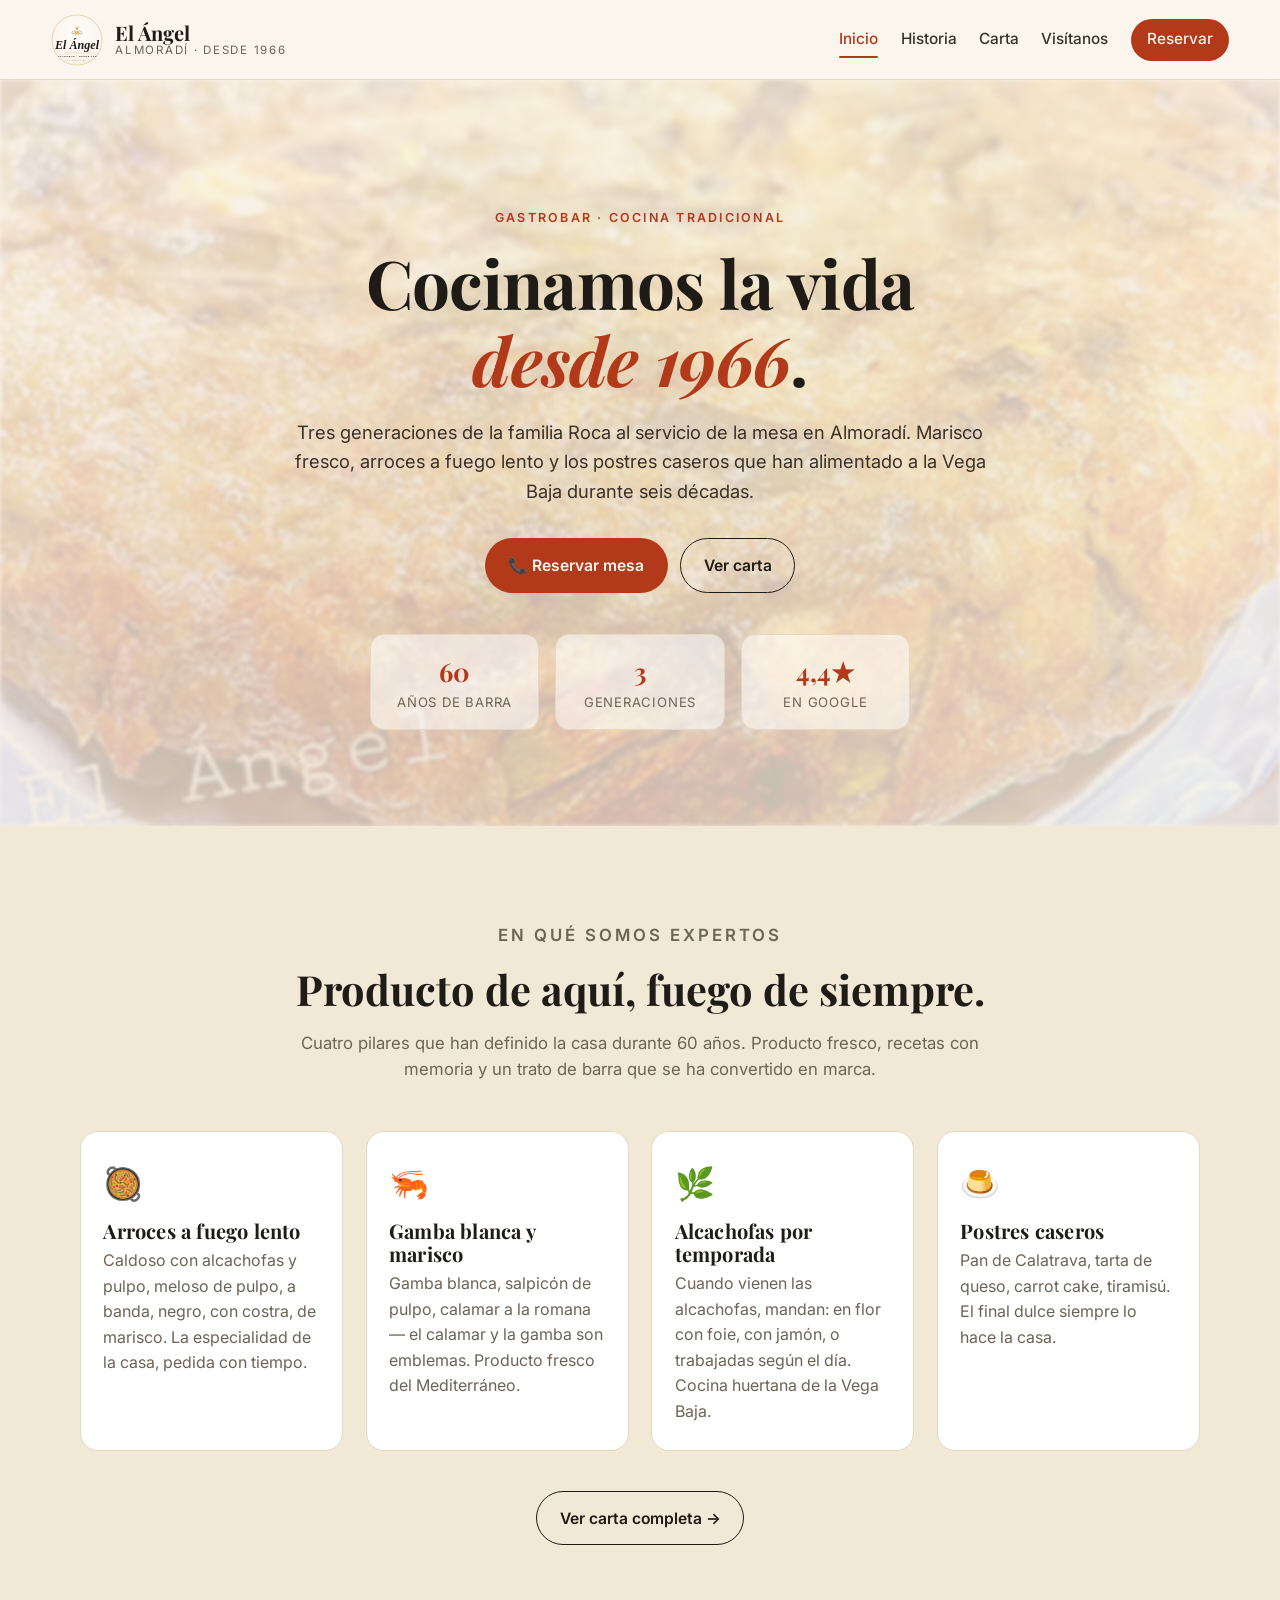
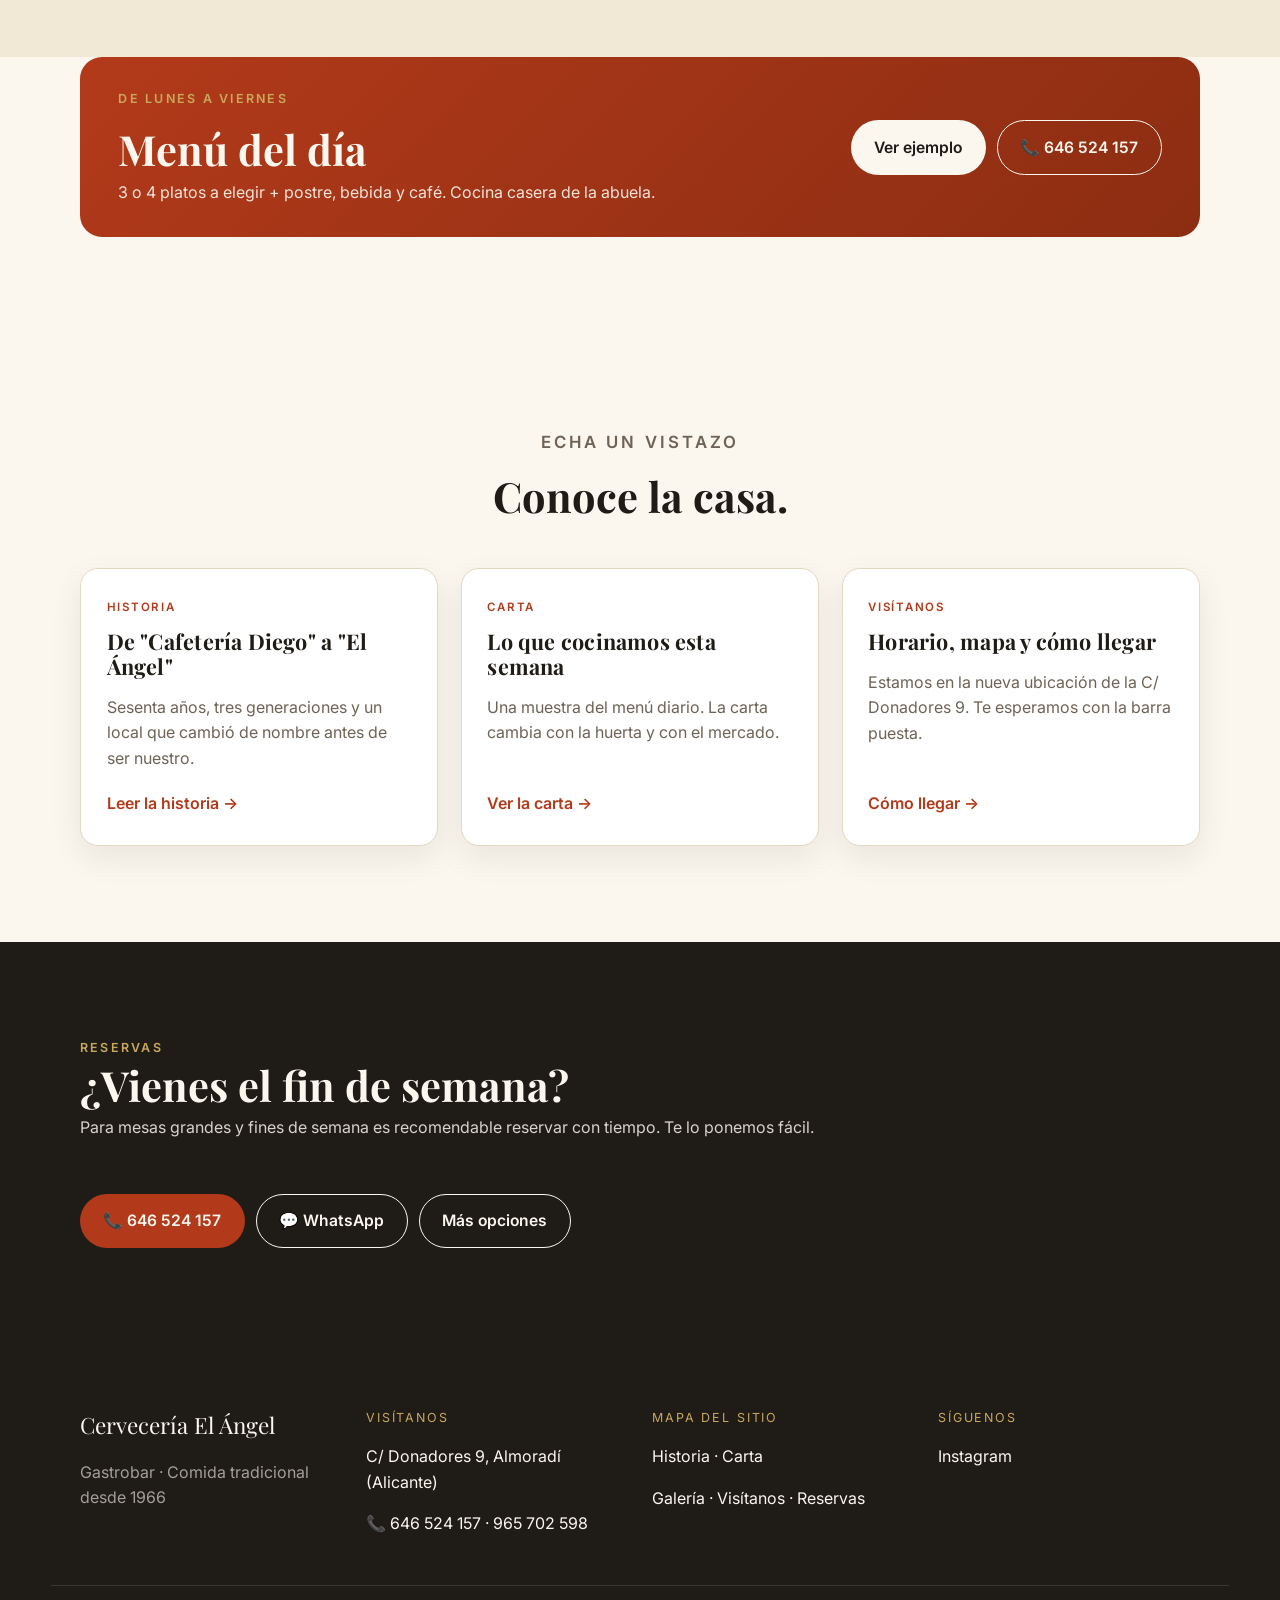
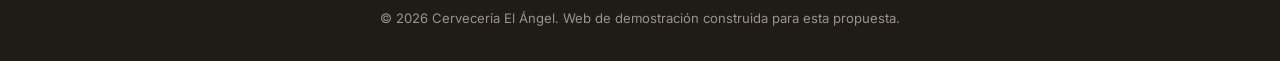
<file: index.html>
<!doctype html>
<html lang="es">
<head>
  <meta charset="utf-8">
  <meta name="viewport" content="width=device-width, initial-scale=1">
  <title>Cervecería El Ángel — Almoradí · Cocinamos la Vida desde 1966</title>
  <meta name="description" content="Cervecería El Ángel en Almoradí (Alicante): arroces, mariscos, tapas y postres caseros desde 1966. Tres generaciones de comida tradicional con toque vanguardista.">
  <meta name="theme-color" content="#1f1b16">
  <link rel="icon" type="image/svg+xml" href="assets/img/favicon.svg">

  <meta property="og:type" content="restaurant">
  <meta property="og:title" content="Cervecería El Ángel · Almoradí">
  <meta property="og:description" content="Arroces, mariscos, tapas y postres caseros desde 1966 en el corazón de Almoradí.">
  <meta property="og:locale" content="es_ES">

  <link rel="preconnect" href="https://fonts.googleapis.com">
  <link rel="preconnect" href="https://fonts.gstatic.com" crossorigin>
  <link href="https://fonts.googleapis.com/css2?family=Inter:wght@400;500;600&family=Playfair+Display:ital,wght@0,500;0,700;1,500&display=swap" rel="stylesheet">
  <link rel="stylesheet" href="assets/css/styles.css">

  <script type="application/ld+json">
  {
    "@context": "https://schema.org",
    "@type": "Restaurant",
    "name": "Cervecería bar restaurante El Ángel",
    "telephone": "+34646524157",
    "priceRange": "€€",
    "servesCuisine": ["Mediterránea", "Tapas", "Arroces", "Marisco"],
    "address": {
      "@type": "PostalAddress",
      "streetAddress": "C/ Donadores, 9",
      "addressLocality": "Almoradí",
      "addressRegion": "Alicante",
      "postalCode": "03160",
      "addressCountry": "ES"
    },
    "geo": { "@type": "GeoCoordinates", "latitude": 38.1095, "longitude": -0.7898 },
    "sameAs": ["https://www.instagram.com/cerveceria_angel_almoradi/"]
  }
  </script>
</head>
<body>
<a class="skip-link" href="#contenido">Saltar al contenido</a>

<header class="site-header">
  <a class="brand" href="index.html" aria-label="Inicio">
    <span class="brand-mark" aria-hidden="true">
      <img src="assets/img/logo.svg" alt="" width="52" height="52" style="display:block;border-radius:50%">
    </span>
    <span class="brand-text">
      <span class="brand-name">El Ángel</span>
      <span class="brand-since">Almoradí · desde 1966</span>
    </span>
  </a>
  <button class="nav-toggle" type="button" aria-expanded="false" aria-controls="menu-principal"><span class="sr-only">Abrir menú</span><span class="bars" aria-hidden="true"></span></button>
  <nav id="menu-principal" class="site-nav" aria-label="Principal">
    <a href="index.html" class="is-active">Inicio</a>
    <a href="historia.html">Historia</a>
    <a href="carta.html">Carta</a>
    <a href="visitanos.html">Visítanos</a>
    <a href="reservas.html" class="nav-cta">Reservar</a>
  </nav>
</header>

<main id="contenido">

  <section class="hero">
    <div class="hero-art" aria-hidden="true"></div>
    <div class="hero-inner">
      <p class="kicker">Gastrobar · Cocina tradicional</p>
      <h1>Cocinamos la vida<br><em>desde 1966</em>.</h1>
      <p class="lede">Tres generaciones de la familia Roca al servicio de la mesa en Almoradí. Marisco fresco, arroces a fuego lento y los postres caseros que han alimentado a la Vega Baja durante seis décadas.</p>
      <div class="hero-cta">
        <a class="btn btn-primary" href="reservas.html">📞 Reservar mesa</a>
        <a class="btn btn-ghost" href="carta.html">Ver carta</a>
      </div>
      <ul class="hero-stats" role="list">
        <li><strong>60</strong><span>años de barra</span></li>
        <li><strong>3</strong><span>generaciones</span></li>
        <li><strong>4,4★</strong><span>en Google</span></li>
      </ul>
    </div>
  </section>

  <section class="section section-cocina">
    <div class="container">
      <header class="section-head">
        <p class="kicker">En qué somos expertos</p>
        <h2>Producto de aquí, fuego de siempre.</h2>
        <p>Cuatro pilares que han definido la casa durante 60 años. Producto fresco, recetas con memoria y un trato de barra que se ha convertido en marca.</p>
      </header>
      <ul class="pillars" role="list">
        <li>
          <span class="pillar-icon" aria-hidden="true">🥘</span>
          <h3>Arroces a fuego lento</h3>
          <p>Caldoso con alcachofas y pulpo, meloso de pulpo, a banda, negro, con costra, de marisco. La especialidad de la casa, pedida con tiempo.</p>
        </li>
        <li>
          <span class="pillar-icon" aria-hidden="true">🦐</span>
          <h3>Gamba blanca y marisco</h3>
          <p>Gamba blanca, salpicón de pulpo, calamar a la romana — el calamar y la gamba son emblemas. Producto fresco del Mediterráneo.</p>
        </li>
        <li>
          <span class="pillar-icon" aria-hidden="true">🌿</span>
          <h3>Alcachofas por temporada</h3>
          <p>Cuando vienen las alcachofas, mandan: en flor con foie, con jamón, o trabajadas según el día. Cocina huertana de la Vega Baja.</p>
        </li>
        <li>
          <span class="pillar-icon" aria-hidden="true">🍮</span>
          <h3>Postres caseros</h3>
          <p>Pan de Calatrava, tarta de queso, carrot cake, tiramisú. El final dulce siempre lo hace la casa.</p>
        </li>
      </ul>
      <p class="centered-cta"><a class="btn btn-ghost" href="carta.html">Ver carta completa →</a></p>
    </div>
  </section>

  <!-- Menú del día destacado en home -->
  <section class="section" style="padding-top: 0;">
    <div class="container">
      <div style="background: linear-gradient(135deg, var(--terracota) 0%, var(--terracota-d) 100%); color: var(--cream); border-radius: 22px; padding: 2rem 2.4rem; display: flex; align-items: center; justify-content: space-between; gap: 2rem; flex-wrap: wrap;">
        <div>
          <p class="kicker" style="color: var(--oro);">De lunes a viernes</p>
          <h2 style="color: var(--cream); margin: 0 0 .4rem;">Menú del día</h2>
          <p style="margin: 0; color: rgba(251, 246, 238, 0.9);">3 o 4 platos a elegir + postre, bebida y café. Cocina casera de la abuela.</p>
        </div>
        <div style="display: flex; gap: .7rem; flex-wrap: wrap;">
          <a class="btn" style="background: var(--cream); color: var(--ink);" href="carta.html">Ver ejemplo</a>
          <a class="btn btn-ghost" style="color: var(--cream); border-color: var(--cream);" href="tel:+34646524157">📞 646 524 157</a>
        </div>
      </div>
    </div>
  </section>

  <section class="section section-explora">
    <div class="container">
      <header class="section-head">
        <p class="kicker">Echa un vistazo</p>
        <h2>Conoce la casa.</h2>
      </header>
      <div class="explore-grid">
        <a class="explore-card" href="historia.html">
          <span class="explore-tag">Historia</span>
          <h3>De "Cafetería Diego" a "El Ángel"</h3>
          <p>Sesenta años, tres generaciones y un local que cambió de nombre antes de ser nuestro.</p>
          <span class="explore-link">Leer la historia →</span>
        </a>
        <a class="explore-card" href="carta.html">
          <span class="explore-tag">Carta</span>
          <h3>Lo que cocinamos esta semana</h3>
          <p>Una muestra del menú diario. La carta cambia con la huerta y con el mercado.</p>
          <span class="explore-link">Ver la carta →</span>
        </a>
        <a class="explore-card" href="visitanos.html">
          <span class="explore-tag">Visítanos</span>
          <h3>Horario, mapa y cómo llegar</h3>
          <p>Estamos en la nueva ubicación de la C/ Donadores 9. Te esperamos con la barra puesta.</p>
          <span class="explore-link">Cómo llegar →</span>
        </a>
      </div>
    </div>
  </section>

  <section class="section section-reservas">
    <div class="container reserve-strip">
      <div>
        <p class="kicker">Reservas</p>
        <h2>¿Vienes el fin de semana?</h2>
        <p>Para mesas grandes y fines de semana es recomendable reservar con tiempo. Te lo ponemos fácil.</p>
      </div>
      <div class="reserve-actions">
        <a class="btn btn-primary" href="tel:+34646524157">📞 646 524 157</a>
        <a class="btn btn-ghost" href="https://wa.me/34646524157?text=Hola%2C+me+gustar%C3%ADa+reservar+mesa+en+El+%C3%81ngel" rel="noopener" target="_blank">💬 WhatsApp</a>
        <a class="btn btn-ghost" href="reservas.html">Más opciones</a>
      </div>
    </div>
  </section>

</main>

<footer class="site-footer">
  <div class="container footer-grid">
    <div>
      <p class="footer-brand">Cervecería El Ángel</p>
      <p class="muted">Gastrobar · Comida tradicional desde 1966</p>
    </div>
    <div>
      <p class="footer-title">Visítanos</p>
      <p>C/ Donadores 9, Almoradí (Alicante)</p>
      <p>📞 646 524 157 · 965 702 598</p>
    </div>
    <div>
      <p class="footer-title">Mapa del sitio</p>
      <p><a href="historia.html">Historia</a> · <a href="carta.html">Carta</a></p>
      <p><a href="galeria.html">Galería</a> · <a href="visitanos.html">Visítanos</a> · <a href="reservas.html">Reservas</a></p>
    </div>
    <div>
      <p class="footer-title">Síguenos</p>
      <p><a href="https://www.instagram.com/cerveceria_angel_almoradi/" rel="noopener" target="_blank">Instagram</a></p>
    </div>
  </div>
  <p class="legal">© <span id="anyo"></span> Cervecería El Ángel. Web de demostración construida para esta propuesta.</p>
</footer>

<script src="assets/js/main.js" defer></script>
</body>
</html>
</file>
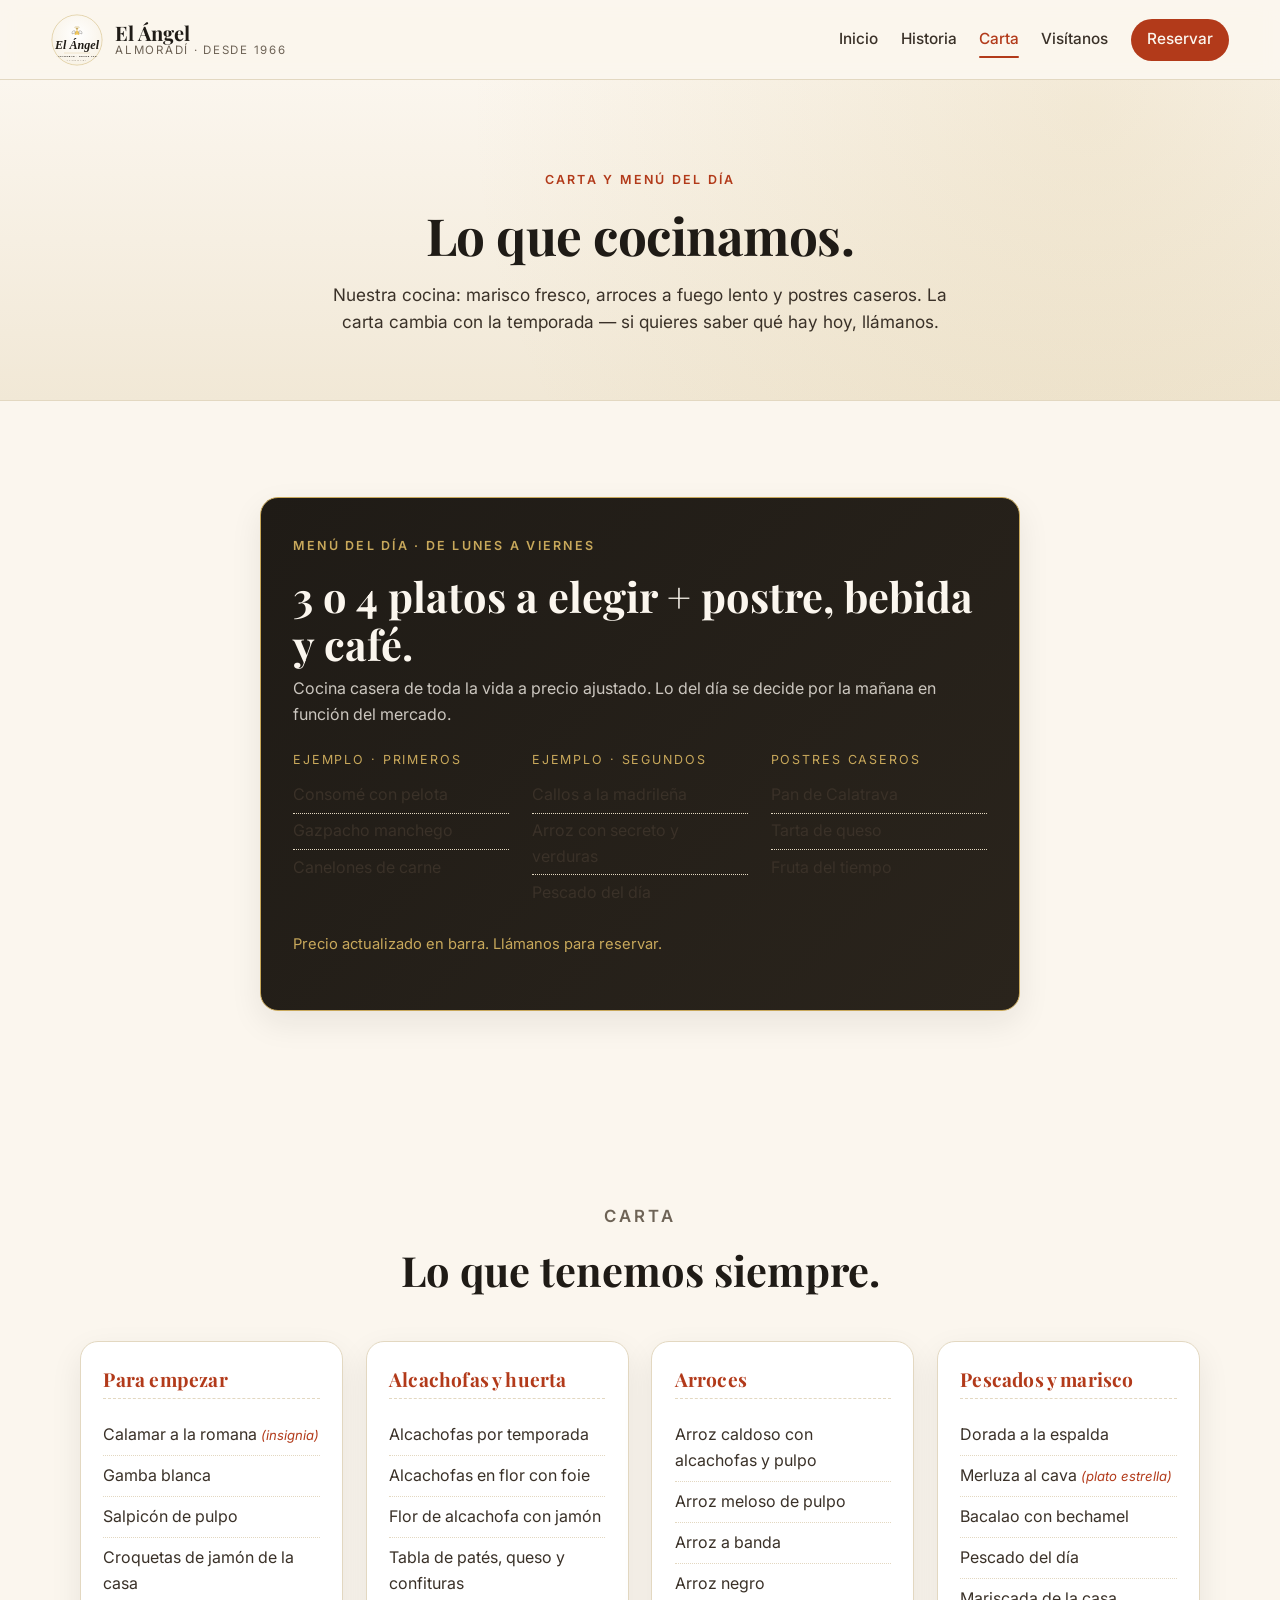
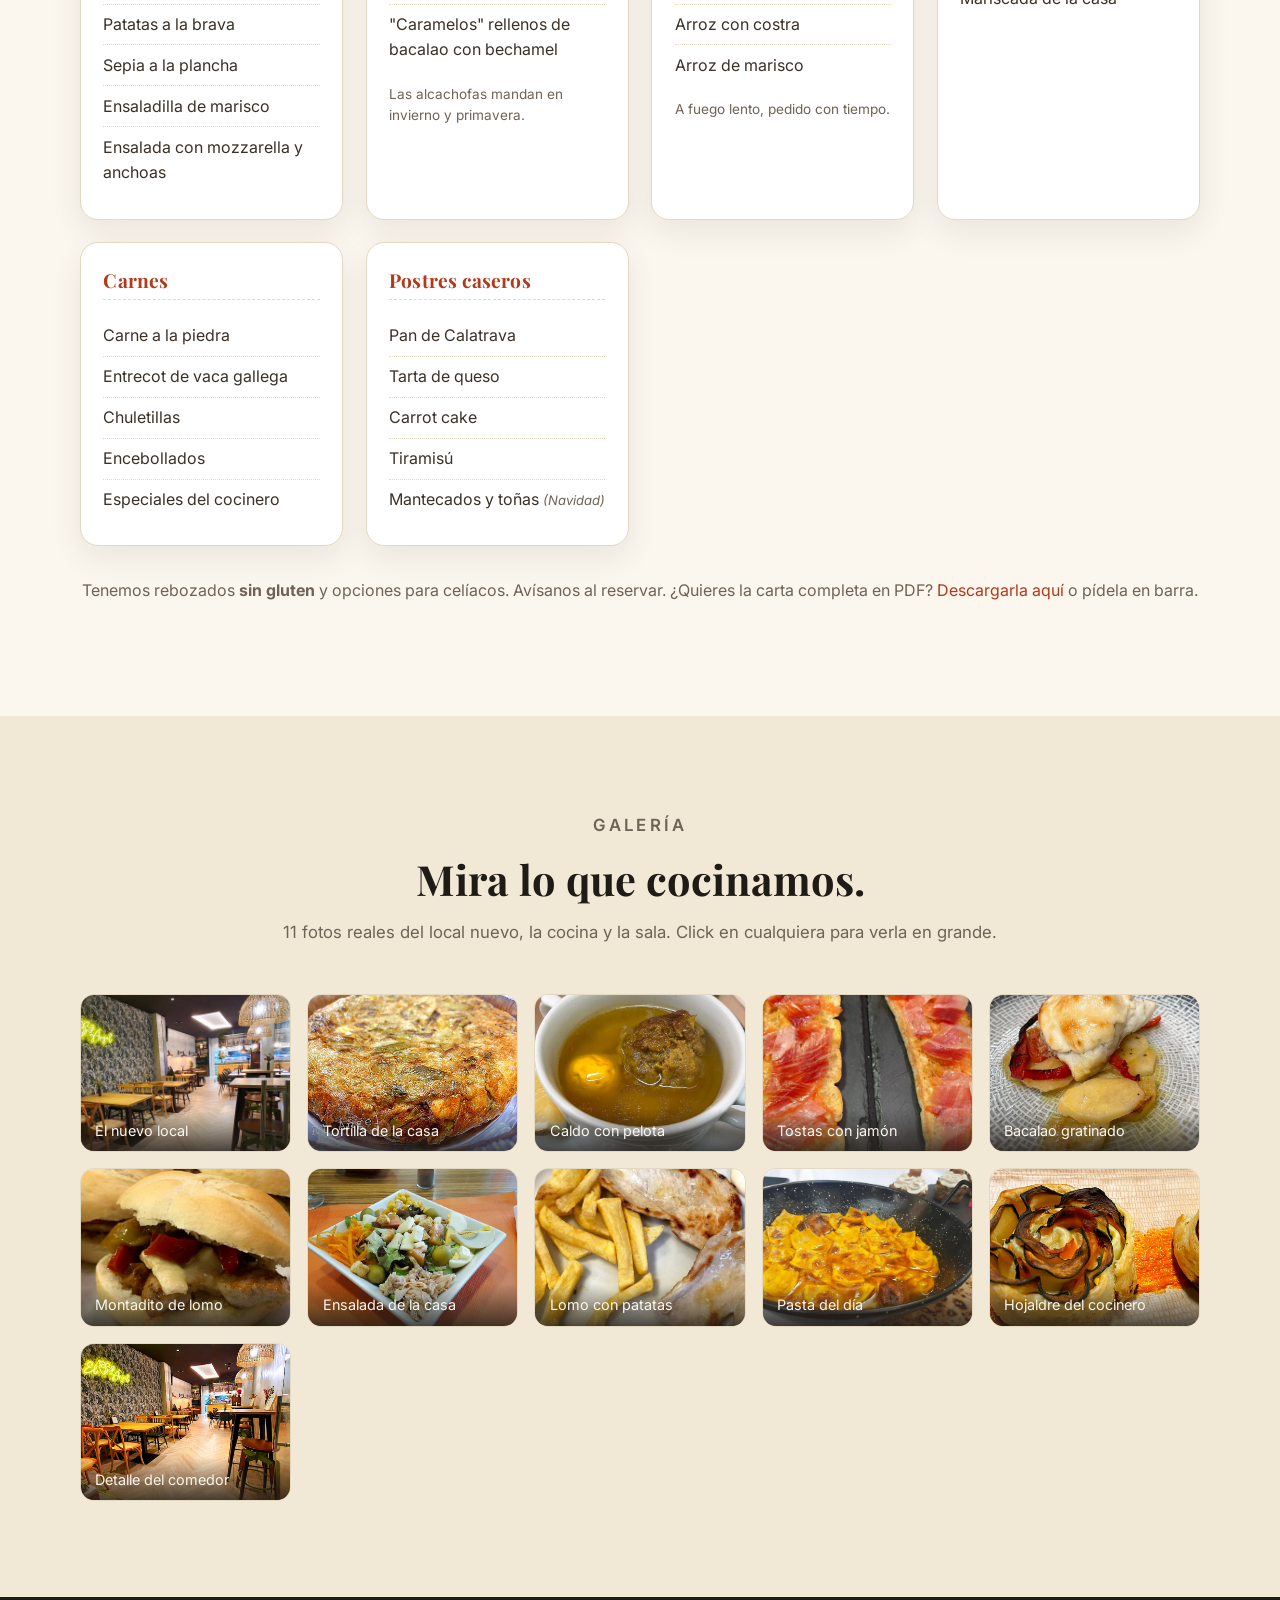
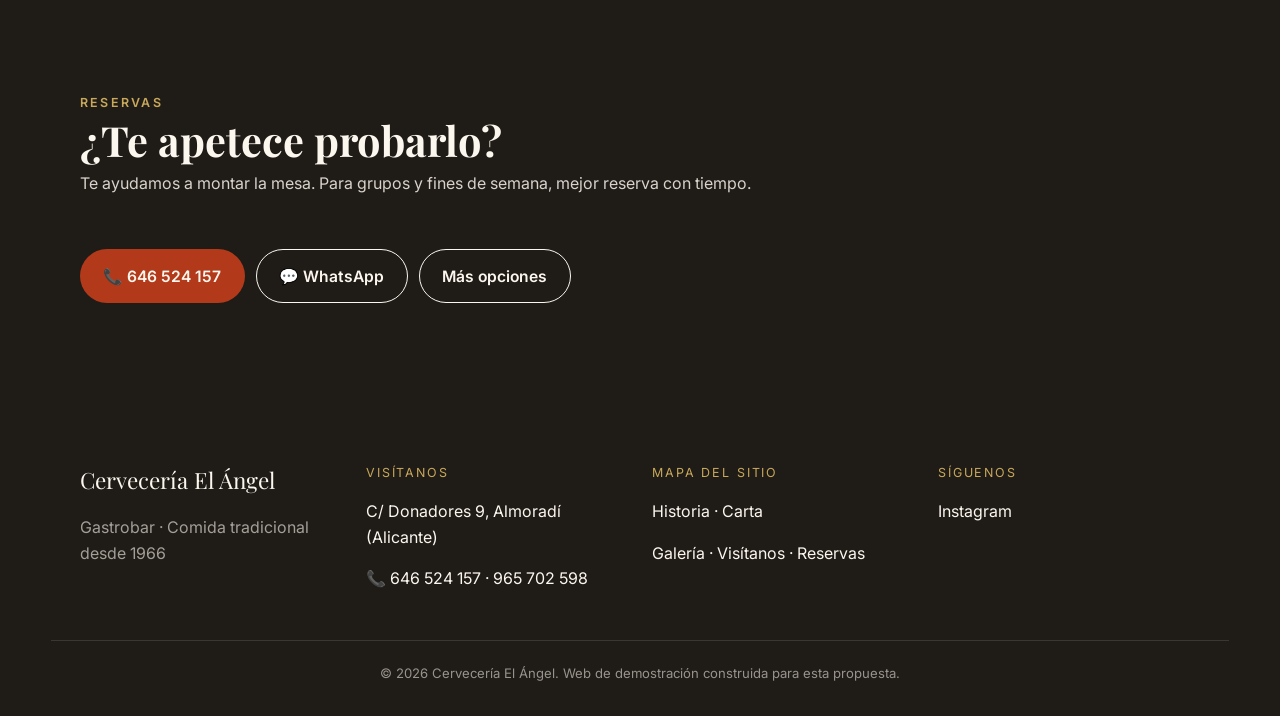
<file: carta.html>
<!doctype html>
<html lang="es">
<head>
  <meta charset="utf-8">
  <meta name="viewport" content="width=device-width, initial-scale=1">
  <title>Carta y menú diario — Cervecería El Ángel · Almoradí</title>
  <meta name="description" content="Carta y menú diario de la Cervecería El Ángel en Almoradí: arroces, marisco fresco, tapas, montaditos y postres caseros. Cambia con la huerta y con el mercado.">
  <meta name="theme-color" content="#1f1b16">
  <link rel="icon" type="image/svg+xml" href="assets/img/favicon.svg">
  <link rel="preconnect" href="https://fonts.googleapis.com">
  <link rel="preconnect" href="https://fonts.gstatic.com" crossorigin>
  <link href="https://fonts.googleapis.com/css2?family=Inter:wght@400;500;600&family=Playfair+Display:ital,wght@0,500;0,700;1,500&display=swap" rel="stylesheet">
  <link rel="stylesheet" href="assets/css/styles.css">
</head>
<body>
<a class="skip-link" href="#contenido">Saltar al contenido</a>

<header class="site-header">
  <a class="brand" href="index.html" aria-label="Inicio">
    <span class="brand-mark" aria-hidden="true">
      <img src="assets/img/logo.svg" alt="" width="52" height="52" style="display:block;border-radius:50%">
    </span>
    <span class="brand-text">
      <span class="brand-name">El Ángel</span>
      <span class="brand-since">Almoradí · desde 1966</span>
    </span>
  </a>
  <button class="nav-toggle" type="button" aria-expanded="false" aria-controls="menu-principal"><span class="sr-only">Abrir menú</span><span class="bars" aria-hidden="true"></span></button>
  <nav id="menu-principal" class="site-nav" aria-label="Principal">
    <a href="index.html">Inicio</a>
    <a href="historia.html">Historia</a>
    <a href="carta.html" class="is-active">Carta</a>
    <a href="visitanos.html">Visítanos</a>
    <a href="reservas.html" class="nav-cta">Reservar</a>
  </nav>
</header>

<main id="contenido">

  <section class="page-header">
    <div class="container">
      <p class="kicker">Carta y menú del día</p>
      <h1>Lo que cocinamos.</h1>
      <p class="lede">Nuestra cocina: marisco fresco, arroces a fuego lento y postres caseros. La carta cambia con la temporada — si quieres saber qué hay hoy, llámanos.</p>
    </div>
  </section>

  <!-- Menú del día destacado -->
  <section class="section">
    <div class="container">
      <div class="menu-card" style="background: linear-gradient(135deg, #1f1b16 0%, #2a241c 100%); color: var(--cream); border: 1px solid var(--oro); padding: 2.4rem 2rem; max-width: 760px; margin: 0 auto;">
        <p class="kicker" style="color: var(--oro);">Menú del día · de lunes a viernes</p>
        <h2 style="color: var(--cream); margin-bottom: .5rem;">3 o 4 platos a elegir + postre, bebida y café.</h2>
        <p style="color: rgba(251, 246, 238, 0.78); margin: 0 0 1.4rem;">Cocina casera de toda la vida a precio ajustado. Lo del día se decide por la mañana en función del mercado.</p>
        <div style="display: grid; gap: 1.4rem; grid-template-columns: repeat(auto-fit, minmax(180px, 1fr));">
          <div>
            <p style="color: var(--oro); font-size: 0.78rem; letter-spacing: 0.15em; text-transform: uppercase; margin: 0 0 0.5rem;">Ejemplo · primeros</p>
            <ul style="list-style: none; padding: 0; margin: 0; color: rgba(251, 246, 238, 0.9);">
              <li style="padding: .3rem 0;">Consomé con pelota</li>
              <li style="padding: .3rem 0;">Gazpacho manchego</li>
              <li style="padding: .3rem 0;">Canelones de carne</li>
            </ul>
          </div>
          <div>
            <p style="color: var(--oro); font-size: 0.78rem; letter-spacing: 0.15em; text-transform: uppercase; margin: 0 0 0.5rem;">Ejemplo · segundos</p>
            <ul style="list-style: none; padding: 0; margin: 0; color: rgba(251, 246, 238, 0.9);">
              <li style="padding: .3rem 0;">Callos a la madrileña</li>
              <li style="padding: .3rem 0;">Arroz con secreto y verduras</li>
              <li style="padding: .3rem 0;">Pescado del día</li>
            </ul>
          </div>
          <div>
            <p style="color: var(--oro); font-size: 0.78rem; letter-spacing: 0.15em; text-transform: uppercase; margin: 0 0 0.5rem;">Postres caseros</p>
            <ul style="list-style: none; padding: 0; margin: 0; color: rgba(251, 246, 238, 0.9);">
              <li style="padding: .3rem 0;">Pan de Calatrava</li>
              <li style="padding: .3rem 0;">Tarta de queso</li>
              <li style="padding: .3rem 0;">Fruta del tiempo</li>
            </ul>
          </div>
        </div>
        <p style="color: var(--oro); margin-top: 1.4rem; font-size: 0.92rem;">Precio actualizado en barra. Llámanos para reservar.</p>
      </div>
    </div>
  </section>

  <section class="section section-carta">
    <div class="container">
      <header class="section-head">
        <p class="kicker">Carta</p>
        <h2>Lo que tenemos siempre.</h2>
      </header>
      <div class="menu-grid">
        <article class="menu-card">
          <h3>Para empezar</h3>
          <ul>
            <li>Calamar a la romana <em style="color: var(--terracota); font-size: 0.82rem;">(insignia)</em></li>
            <li>Gamba blanca</li>
            <li>Salpicón de pulpo</li>
            <li>Croquetas de jamón de la casa</li>
            <li>Patatas a la brava</li>
            <li>Sepia a la plancha</li>
            <li>Ensaladilla de marisco</li>
            <li>Ensalada con mozzarella y anchoas</li>
          </ul>
        </article>
        <article class="menu-card">
          <h3>Alcachofas y huerta</h3>
          <ul>
            <li>Alcachofas por temporada</li>
            <li>Alcachofas en flor con foie</li>
            <li>Flor de alcachofa con jamón</li>
            <li>Tabla de patés, queso y confituras</li>
            <li>"Caramelos" rellenos de bacalao con bechamel</li>
          </ul>
          <p class="muted small">Las alcachofas mandan en invierno y primavera.</p>
        </article>
        <article class="menu-card">
          <h3>Arroces</h3>
          <ul>
            <li>Arroz caldoso con alcachofas y pulpo</li>
            <li>Arroz meloso de pulpo</li>
            <li>Arroz a banda</li>
            <li>Arroz negro</li>
            <li>Arroz con costra</li>
            <li>Arroz de marisco</li>
          </ul>
          <p class="muted small">A fuego lento, pedido con tiempo.</p>
        </article>
        <article class="menu-card">
          <h3>Pescados y marisco</h3>
          <ul>
            <li>Dorada a la espalda</li>
            <li>Merluza al cava <em style="color: var(--terracota); font-size: 0.82rem;">(plato estrella)</em></li>
            <li>Bacalao con bechamel</li>
            <li>Pescado del día</li>
            <li>Mariscada de la casa</li>
          </ul>
        </article>
        <article class="menu-card">
          <h3>Carnes</h3>
          <ul>
            <li>Carne a la piedra</li>
            <li>Entrecot de vaca gallega</li>
            <li>Chuletillas</li>
            <li>Encebollados</li>
            <li>Especiales del cocinero</li>
          </ul>
        </article>
        <article class="menu-card">
          <h3>Postres caseros</h3>
          <ul>
            <li>Pan de Calatrava</li>
            <li>Tarta de queso</li>
            <li>Carrot cake</li>
            <li>Tiramisú</li>
            <li>Mantecados y toñas <em style="color: var(--muted); font-size: 0.82rem;">(Navidad)</em></li>
          </ul>
        </article>
      </div>
      <p class="carta-nota">Tenemos rebozados <strong>sin gluten</strong> y opciones para celíacos. Avísanos al reservar. ¿Quieres la carta completa en PDF? <a href="https://carta.menu/restaurants/almoradi/cerveceria-bar-restaurante-el-angel" rel="noopener" target="_blank">Descargarla aquí</a> o pídela en barra.</p>
    </div>
  </section>

  <section class="section section-galeria" id="galeria">
    <div class="container">
      <header class="section-head">
        <p class="kicker">Galería</p>
        <h2>Mira lo que cocinamos.</h2>
        <p>11 fotos reales del local nuevo, la cocina y la sala. Click en cualquiera para verla en grande.</p>
      </header>
      <div class="gallery gallery-photos">
        <figure data-tag="Local"><img src="assets/img/gallery/10.jpg" alt="Sala interior con neón El Ángel y suelo de espiga" loading="lazy"><figcaption>El nuevo local</figcaption></figure>
        <figure data-tag="Insignia"><img src="assets/img/gallery/06.jpg" alt="Tortilla de la casa de El Ángel" loading="lazy"><figcaption>Tortilla de la casa</figcaption></figure>
        <figure data-tag="Cuchara"><img src="assets/img/gallery/04.jpg" alt="Caldo con pelota servido en taza" loading="lazy"><figcaption>Caldo con pelota</figcaption></figure>
        <figure data-tag="Para empezar"><img src="assets/img/gallery/02.jpg" alt="Tostas con jamón ibérico" loading="lazy"><figcaption>Tostas con jamón</figcaption></figure>
        <figure data-tag="Pescado"><img src="assets/img/gallery/03.jpg" alt="Bacalao gratinado con patatas" loading="lazy"><figcaption>Bacalao gratinado</figcaption></figure>
        <figure data-tag="De barra"><img src="assets/img/gallery/01.jpg" alt="Montadito de lomo con pimientos y queso" loading="lazy"><figcaption>Montadito de lomo</figcaption></figure>
        <figure data-tag="Ensalada"><img src="assets/img/gallery/07.jpg" alt="Ensalada de la casa" loading="lazy"><figcaption>Ensalada de la casa</figcaption></figure>
        <figure data-tag="Carne"><img src="assets/img/gallery/05.jpg" alt="Lomo con patatas fritas" loading="lazy"><figcaption>Lomo con patatas</figcaption></figure>
        <figure data-tag="Cocina"><img src="assets/img/gallery/08.jpg" alt="Sartén de tortelloni" loading="lazy"><figcaption>Pasta del día</figcaption></figure>
        <figure data-tag="Postre"><img src="assets/img/gallery/09.jpg" alt="Hojaldre con verduras al horno" loading="lazy"><figcaption>Hojaldre del cocinero</figcaption></figure>
        <figure data-tag="Sala"><img src="assets/img/gallery/11.jpg" alt="Sala interior con detalle del neón El Ángel" loading="lazy"><figcaption>Detalle del comedor</figcaption></figure>
      </div>
    </div>
  </section>

  <section class="section section-reservas">
    <div class="container reserve-strip">
      <div>
        <p class="kicker">Reservas</p>
        <h2>¿Te apetece probarlo?</h2>
        <p>Te ayudamos a montar la mesa. Para grupos y fines de semana, mejor reserva con tiempo.</p>
      </div>
      <div class="reserve-actions">
        <a class="btn btn-primary" href="tel:+34646524157">📞 646 524 157</a>
        <a class="btn btn-ghost" href="https://wa.me/34646524157?text=Hola%2C+me+gustar%C3%ADa+reservar+mesa+en+El+%C3%81ngel" rel="noopener" target="_blank">💬 WhatsApp</a>
        <a class="btn btn-ghost" href="reservas.html">Más opciones</a>
      </div>
    </div>
  </section>

</main>

<footer class="site-footer">
  <div class="container footer-grid">
    <div>
      <p class="footer-brand">Cervecería El Ángel</p>
      <p class="muted">Gastrobar · Comida tradicional desde 1966</p>
    </div>
    <div>
      <p class="footer-title">Visítanos</p>
      <p>C/ Donadores 9, Almoradí (Alicante)</p>
      <p>📞 646 524 157 · 965 702 598</p>
    </div>
    <div>
      <p class="footer-title">Mapa del sitio</p>
      <p><a href="historia.html">Historia</a> · <a href="carta.html">Carta</a></p>
      <p><a href="galeria.html">Galería</a> · <a href="visitanos.html">Visítanos</a> · <a href="reservas.html">Reservas</a></p>
    </div>
    <div>
      <p class="footer-title">Síguenos</p>
      <p><a href="https://www.instagram.com/cerveceria_angel_almoradi/" rel="noopener" target="_blank">Instagram</a></p>
    </div>
  </div>
  <p class="legal">© <span id="anyo"></span> Cervecería El Ángel. Web de demostración construida para esta propuesta.</p>
</footer>

<script src="assets/js/main.js" defer></script>
</body>
</html>
</file>
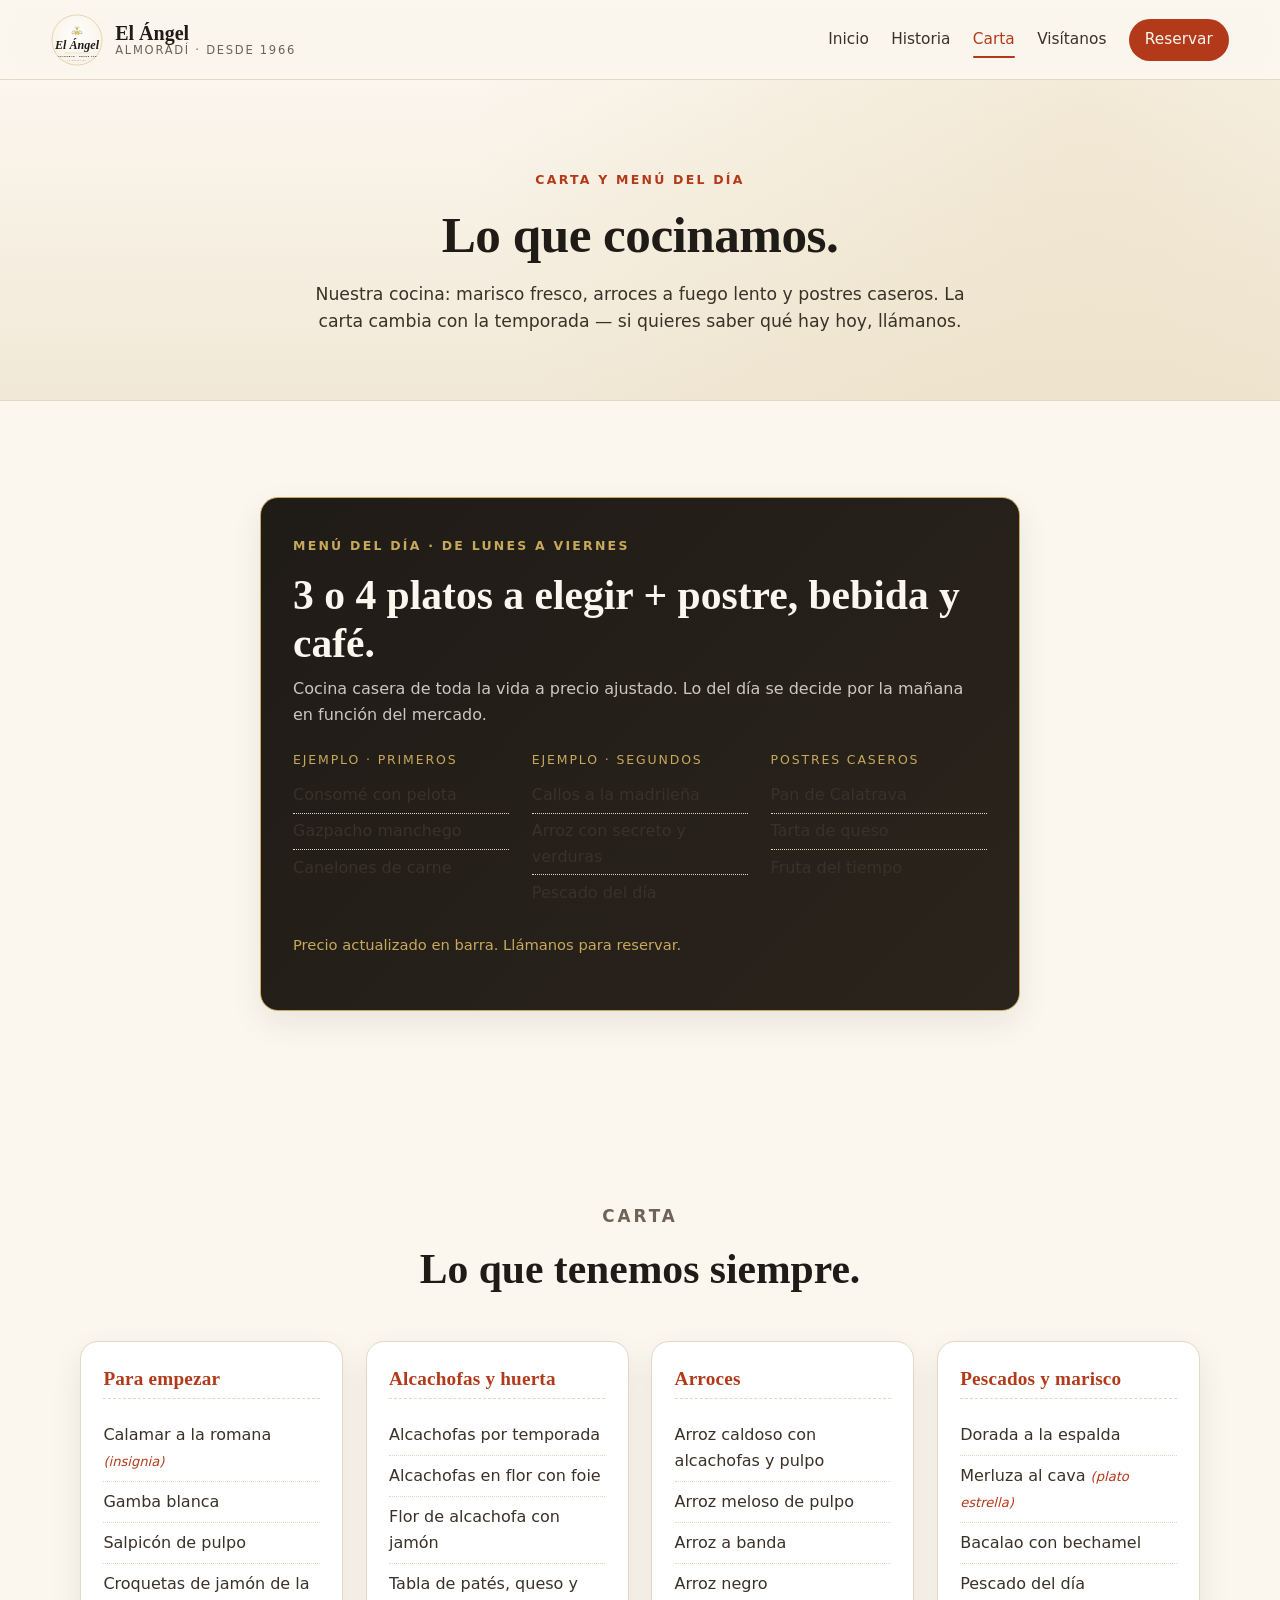
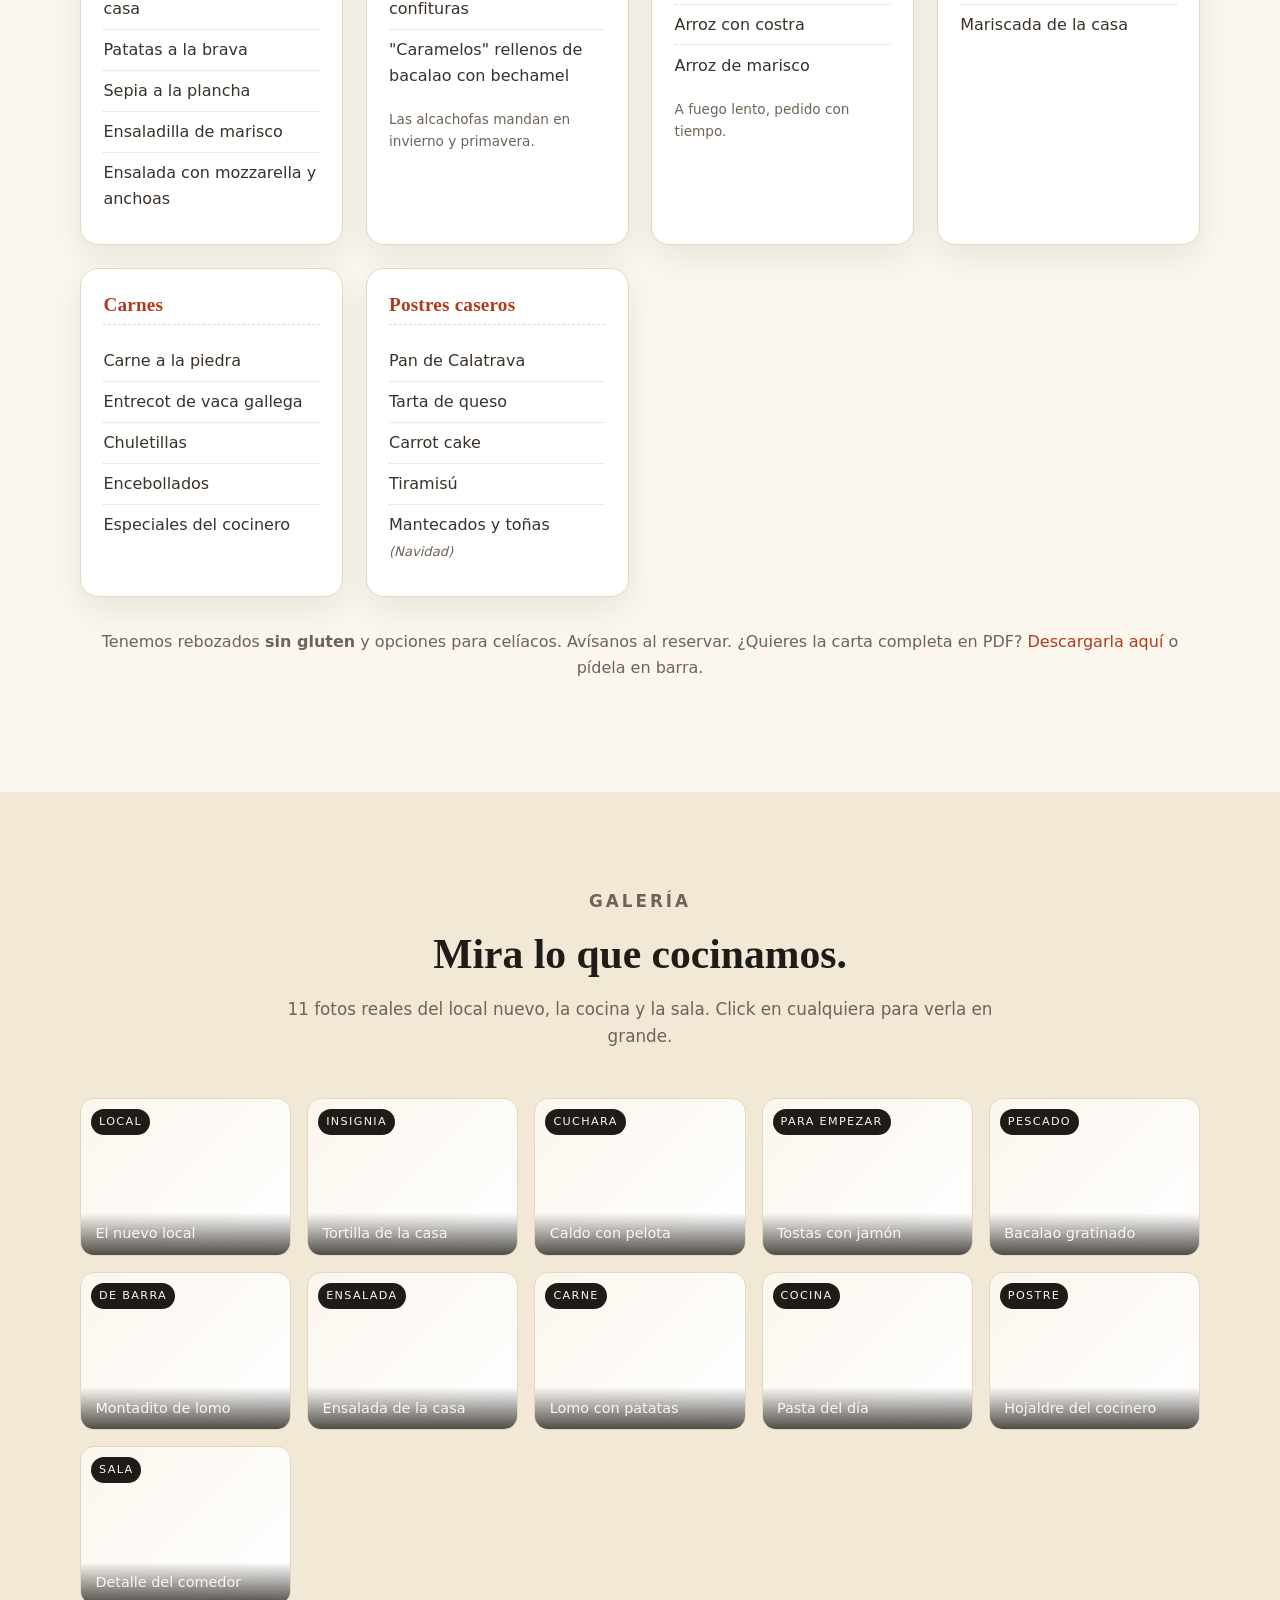
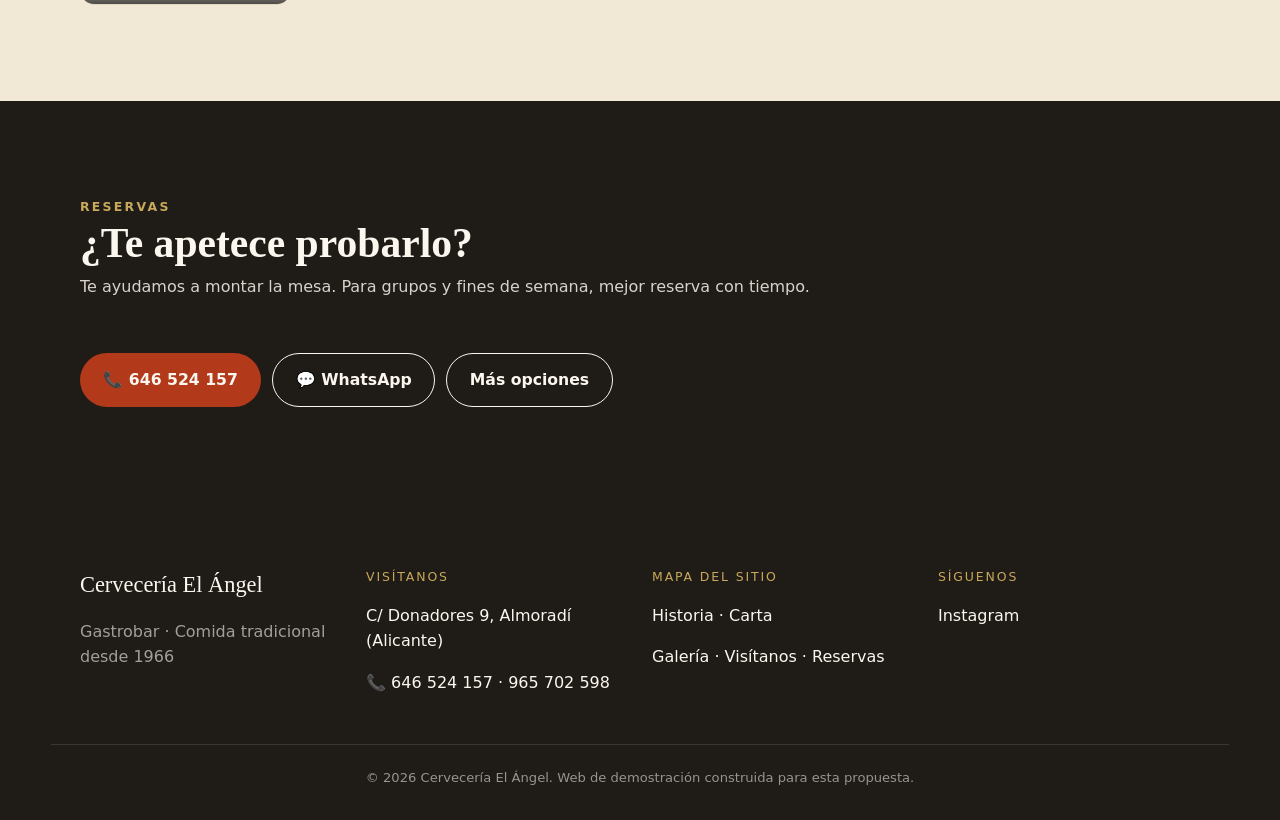
<file: galeria.html>
<!doctype html>
<html lang="es">
<head>
  <meta charset="utf-8">
  <title>Galería — Cervecería El Ángel</title>
  <meta http-equiv="refresh" content="0; url=carta.html#galeria">
  <link rel="canonical" href="carta.html#galeria">
</head>
<body>
  <p>Redirigiendo a <a href="carta.html#galeria">Carta y galería</a>…</p>
</body>
</html>
</file>
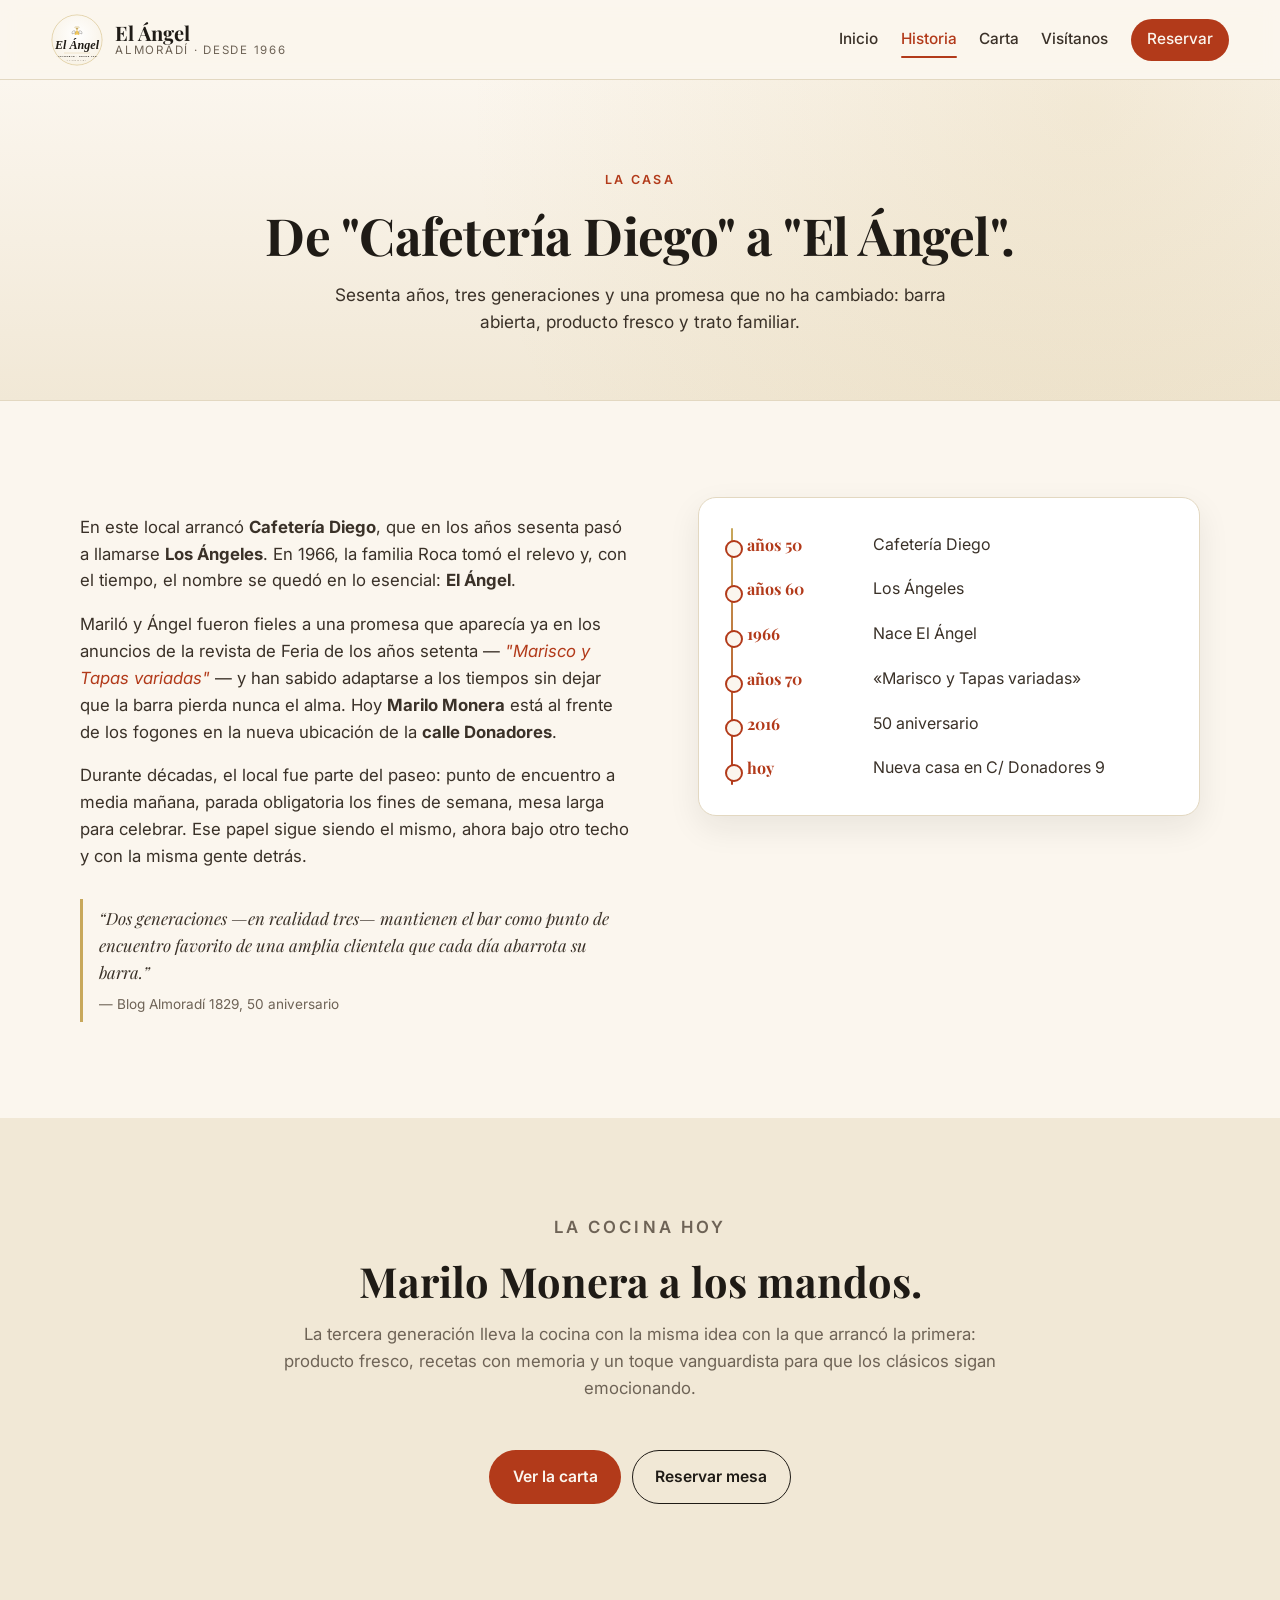
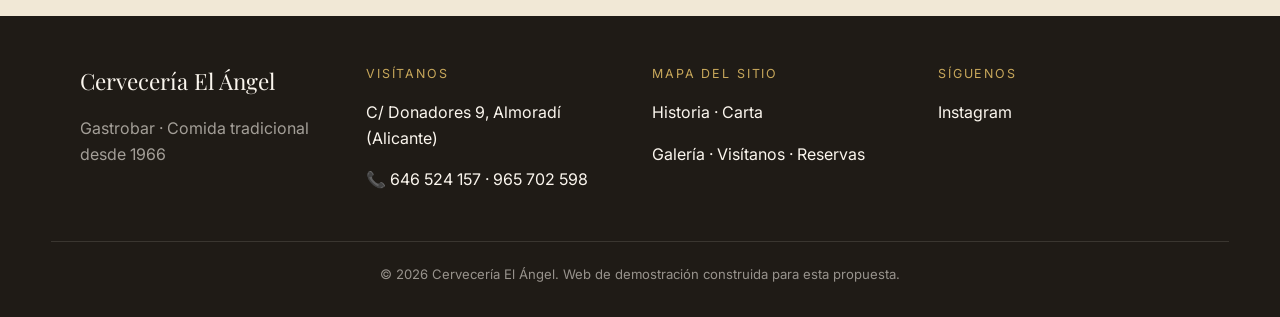
<file: historia.html>
<!doctype html>
<html lang="es">
<head>
  <meta charset="utf-8">
  <meta name="viewport" content="width=device-width, initial-scale=1">
  <title>Historia — Cervecería El Ángel · Almoradí</title>
  <meta name="description" content="60 años y tres generaciones de la familia Roca al frente del Bar de Ángel en Almoradí. De Cafetería Diego a El Ángel: la historia del local más querido de la plaza.">
  <meta name="theme-color" content="#1f1b16">
  <link rel="icon" type="image/svg+xml" href="assets/img/favicon.svg">
  <link rel="preconnect" href="https://fonts.googleapis.com">
  <link rel="preconnect" href="https://fonts.gstatic.com" crossorigin>
  <link href="https://fonts.googleapis.com/css2?family=Inter:wght@400;500;600&family=Playfair+Display:ital,wght@0,500;0,700;1,500&display=swap" rel="stylesheet">
  <link rel="stylesheet" href="assets/css/styles.css">
</head>
<body>
<a class="skip-link" href="#contenido">Saltar al contenido</a>

<header class="site-header">
  <a class="brand" href="index.html" aria-label="Inicio">
    <span class="brand-mark" aria-hidden="true">
      <img src="assets/img/logo.svg" alt="" width="52" height="52" style="display:block;border-radius:50%">
    </span>
    <span class="brand-text">
      <span class="brand-name">El Ángel</span>
      <span class="brand-since">Almoradí · desde 1966</span>
    </span>
  </a>
  <button class="nav-toggle" type="button" aria-expanded="false" aria-controls="menu-principal"><span class="sr-only">Abrir menú</span><span class="bars" aria-hidden="true"></span></button>
  <nav id="menu-principal" class="site-nav" aria-label="Principal">
    <a href="index.html">Inicio</a>
    <a href="historia.html" class="is-active">Historia</a>
    <a href="carta.html">Carta</a>
    <a href="visitanos.html">Visítanos</a>
    <a href="reservas.html" class="nav-cta">Reservar</a>
  </nav>
</header>

<main id="contenido">

  <section class="page-header">
    <div class="container">
      <p class="kicker">La casa</p>
      <h1>De "Cafetería Diego" a "El Ángel".</h1>
      <p class="lede">Sesenta años, tres generaciones y una promesa que no ha cambiado: barra abierta, producto fresco y trato familiar.</p>
    </div>
  </section>

  <section class="section section-historia">
    <div class="container two-col">
      <div>
        <p>En este local arrancó <strong>Cafetería Diego</strong>, que en los años sesenta pasó a llamarse <strong>Los Ángeles</strong>. En 1966, la familia Roca tomó el relevo y, con el tiempo, el nombre se quedó en lo esencial: <strong>El Ángel</strong>.</p>
        <p>Mariló y Ángel fueron fieles a una promesa que aparecía ya en los anuncios de la revista de Feria de los años setenta — <em>"Marisco y Tapas variadas"</em> — y han sabido adaptarse a los tiempos sin dejar que la barra pierda nunca el alma. Hoy <strong>Marilo Monera</strong> está al frente de los fogones en la nueva ubicación de la <strong>calle Donadores</strong>.</p>
        <p>Durante décadas, el local fue parte del paseo: punto de encuentro a media mañana, parada obligatoria los fines de semana, mesa larga para celebrar. Ese papel sigue siendo el mismo, ahora bajo otro techo y con la misma gente detrás.</p>
        <p class="quote">“Dos generaciones —en realidad tres— mantienen el bar como punto de encuentro favorito de una amplia clientela que cada día abarrota su barra.”<span>— Blog Almoradí 1829, 50 aniversario</span></p>
      </div>
      <div class="timeline">
        <ol>
          <li><span class="year">años 50</span><span class="event">Cafetería Diego</span></li>
          <li><span class="year">años 60</span><span class="event">Los Ángeles</span></li>
          <li><span class="year">1966</span><span class="event">Nace El Ángel</span></li>
          <li><span class="year">años 70</span><span class="event">«Marisco y Tapas variadas»</span></li>
          <li><span class="year">2016</span><span class="event">50 aniversario</span></li>
          <li><span class="year">hoy</span><span class="event">Nueva casa en C/ Donadores 9</span></li>
        </ol>
      </div>
    </div>
  </section>

  <section class="section section-cocina">
    <div class="container">
      <header class="section-head">
        <p class="kicker">La cocina hoy</p>
        <h2>Marilo Monera a los mandos.</h2>
        <p>La tercera generación lleva la cocina con la misma idea con la que arrancó la primera: producto fresco, recetas con memoria y un toque vanguardista para que los clásicos sigan emocionando.</p>
      </header>
      <p class="centered-cta">
        <a class="btn btn-primary" href="carta.html">Ver la carta</a>
        <a class="btn btn-ghost" href="reservas.html">Reservar mesa</a>
      </p>
    </div>
  </section>

</main>

<footer class="site-footer">
  <div class="container footer-grid">
    <div>
      <p class="footer-brand">Cervecería El Ángel</p>
      <p class="muted">Gastrobar · Comida tradicional desde 1966</p>
    </div>
    <div>
      <p class="footer-title">Visítanos</p>
      <p>C/ Donadores 9, Almoradí (Alicante)</p>
      <p>📞 646 524 157 · 965 702 598</p>
    </div>
    <div>
      <p class="footer-title">Mapa del sitio</p>
      <p><a href="historia.html">Historia</a> · <a href="carta.html">Carta</a></p>
      <p><a href="galeria.html">Galería</a> · <a href="visitanos.html">Visítanos</a> · <a href="reservas.html">Reservas</a></p>
    </div>
    <div>
      <p class="footer-title">Síguenos</p>
      <p><a href="https://www.instagram.com/cerveceria_angel_almoradi/" rel="noopener" target="_blank">Instagram</a></p>
    </div>
  </div>
  <p class="legal">© <span id="anyo"></span> Cervecería El Ángel. Web de demostración construida para esta propuesta.</p>
</footer>

<script src="assets/js/main.js" defer></script>
</body>
</html>
</file>
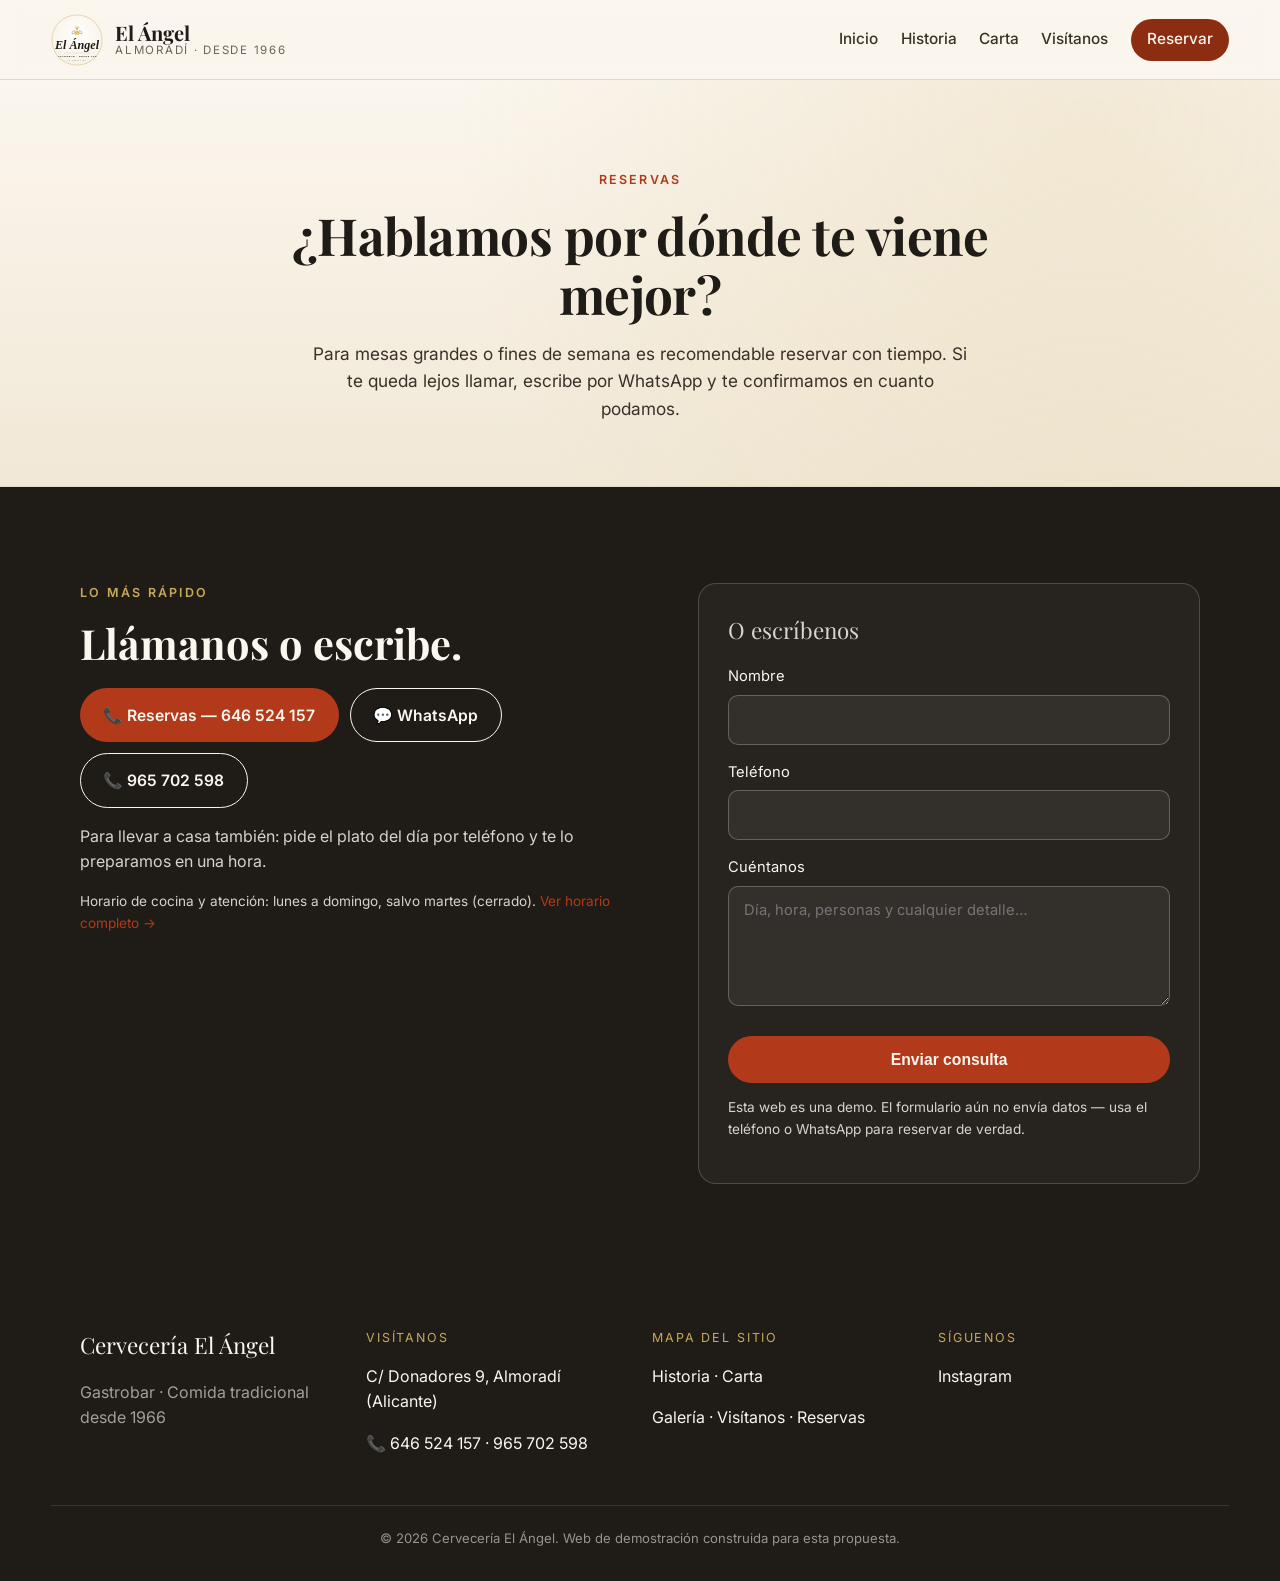
<file: reservas.html>
<!doctype html>
<html lang="es">
<head>
  <meta charset="utf-8">
  <meta name="viewport" content="width=device-width, initial-scale=1">
  <title>Reservas — Cervecería El Ángel · Almoradí</title>
  <meta name="description" content="Reserva mesa en la Cervecería El Ángel de Almoradí. Llámanos, escríbenos por WhatsApp o déjanos los detalles en el formulario.">
  <meta name="theme-color" content="#1f1b16">
  <link rel="icon" type="image/svg+xml" href="assets/img/favicon.svg">
  <link rel="preconnect" href="https://fonts.googleapis.com">
  <link rel="preconnect" href="https://fonts.gstatic.com" crossorigin>
  <link href="https://fonts.googleapis.com/css2?family=Inter:wght@400;500;600&family=Playfair+Display:ital,wght@0,500;0,700;1,500&display=swap" rel="stylesheet">
  <link rel="stylesheet" href="assets/css/styles.css">
</head>
<body>
<a class="skip-link" href="#contenido">Saltar al contenido</a>

<header class="site-header">
  <a class="brand" href="index.html" aria-label="Inicio">
    <span class="brand-mark" aria-hidden="true">
      <img src="assets/img/logo.svg" alt="" width="52" height="52" style="display:block;border-radius:50%">
    </span>
    <span class="brand-text">
      <span class="brand-name">El Ángel</span>
      <span class="brand-since">Almoradí · desde 1966</span>
    </span>
  </a>
  <button class="nav-toggle" type="button" aria-expanded="false" aria-controls="menu-principal"><span class="sr-only">Abrir menú</span><span class="bars" aria-hidden="true"></span></button>
  <nav id="menu-principal" class="site-nav" aria-label="Principal">
    <a href="index.html">Inicio</a>
    <a href="historia.html">Historia</a>
    <a href="carta.html">Carta</a>
    <a href="visitanos.html">Visítanos</a>
    <a href="reservas.html" class="nav-cta is-active">Reservar</a>
  </nav>
</header>

<main id="contenido">

  <section class="page-header">
    <div class="container">
      <p class="kicker">Reservas</p>
      <h1>¿Hablamos por dónde te viene mejor?</h1>
      <p class="lede">Para mesas grandes o fines de semana es recomendable reservar con tiempo. Si te queda lejos llamar, escribe por WhatsApp y te confirmamos en cuanto podamos.</p>
    </div>
  </section>

  <section class="section section-reservas">
    <div class="container two-col">
      <div>
        <p class="kicker">Lo más rápido</p>
        <h2>Llámanos o escribe.</h2>
        <div class="reserve-actions">
          <a class="btn btn-primary" href="tel:+34646524157">📞 Reservas — 646 524 157</a>
          <a class="btn btn-ghost" href="https://wa.me/34646524157?text=Hola%2C+me+gustar%C3%ADa+reservar+mesa+en+El+%C3%81ngel" rel="noopener" target="_blank">💬 WhatsApp</a>
          <a class="btn btn-ghost" href="tel:+34965702598">📞 965 702 598</a>
        </div>
        <p class="muted">Para llevar a casa también: pide el plato del día por teléfono y te lo preparamos en una hora.</p>
        <p class="muted small">Horario de cocina y atención: lunes a domingo, salvo martes (cerrado). <a href="visitanos.html">Ver horario completo →</a></p>
      </div>
      <form class="contact-form" onsubmit="return false" aria-label="Consulta rápida">
        <p class="form-title">O escríbenos</p>
        <label>Nombre <input type="text" name="nombre" autocomplete="name" required></label>
        <label>Teléfono <input type="tel" name="tel" inputmode="tel" autocomplete="tel"></label>
        <label>Cuéntanos <textarea rows="4" name="mensaje" placeholder="Día, hora, personas y cualquier detalle…"></textarea></label>
        <button class="btn btn-primary" type="submit">Enviar consulta</button>
        <p class="muted small">Esta web es una demo. El formulario aún no envía datos — usa el teléfono o WhatsApp para reservar de verdad.</p>
      </form>
    </div>
  </section>

</main>

<footer class="site-footer">
  <div class="container footer-grid">
    <div>
      <p class="footer-brand">Cervecería El Ángel</p>
      <p class="muted">Gastrobar · Comida tradicional desde 1966</p>
    </div>
    <div>
      <p class="footer-title">Visítanos</p>
      <p>C/ Donadores 9, Almoradí (Alicante)</p>
      <p>📞 646 524 157 · 965 702 598</p>
    </div>
    <div>
      <p class="footer-title">Mapa del sitio</p>
      <p><a href="historia.html">Historia</a> · <a href="carta.html">Carta</a></p>
      <p><a href="galeria.html">Galería</a> · <a href="visitanos.html">Visítanos</a> · <a href="reservas.html">Reservas</a></p>
    </div>
    <div>
      <p class="footer-title">Síguenos</p>
      <p><a href="https://www.instagram.com/cerveceria_angel_almoradi/" rel="noopener" target="_blank">Instagram</a></p>
    </div>
  </div>
  <p class="legal">© <span id="anyo"></span> Cervecería El Ángel. Web de demostración construida para esta propuesta.</p>
</footer>

<script src="assets/js/main.js" defer></script>
</body>
</html>
</file>
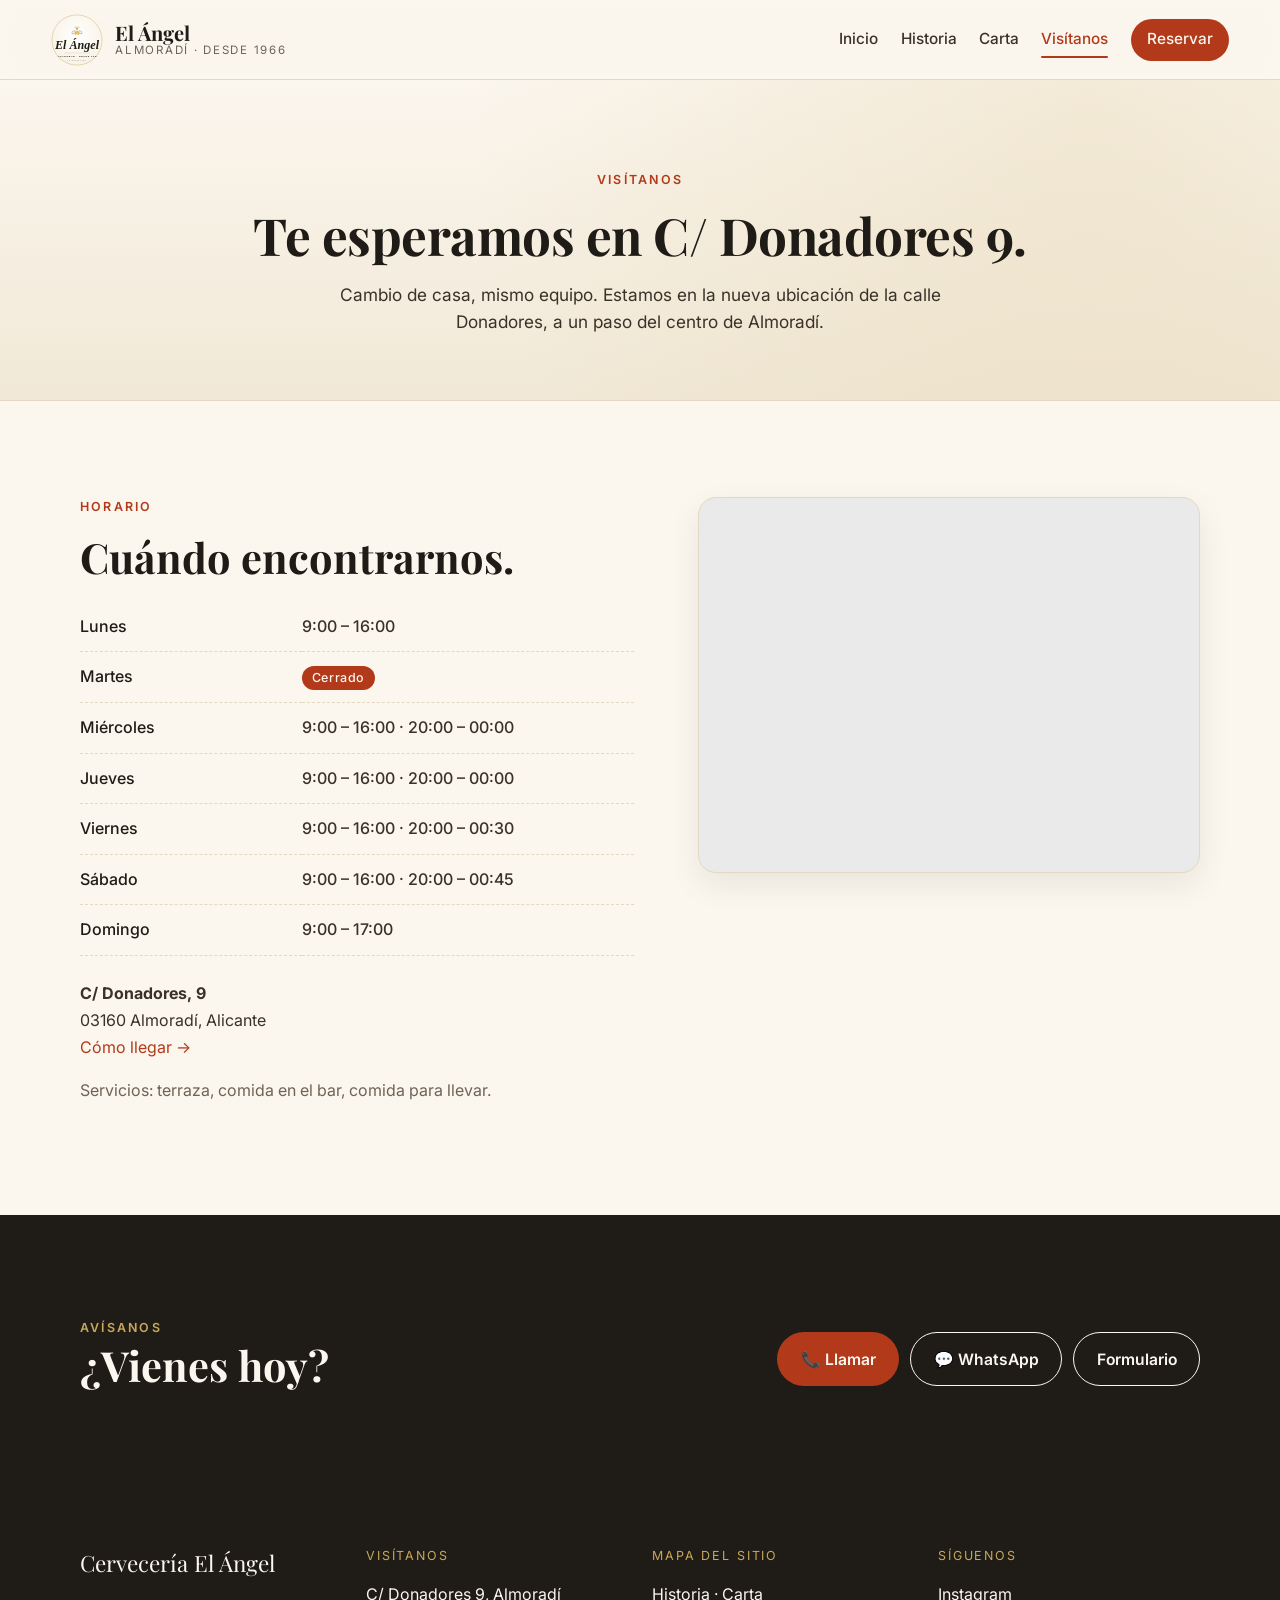
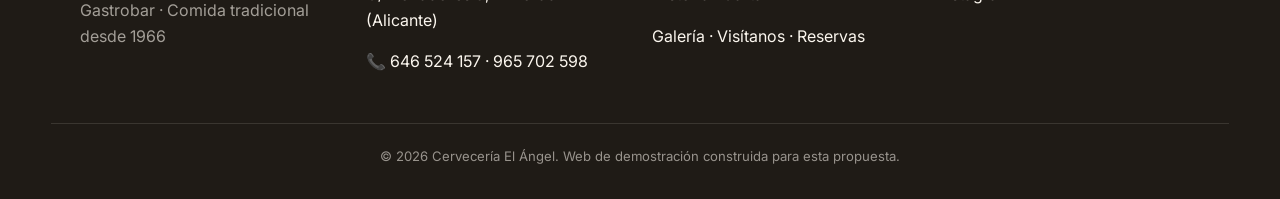
<file: visitanos.html>
<!doctype html>
<html lang="es">
<head>
  <meta charset="utf-8">
  <meta name="viewport" content="width=device-width, initial-scale=1">
  <title>Horario y cómo llegar — Cervecería El Ángel · Almoradí</title>
  <meta name="description" content="Horario completo, dirección y mapa de la Cervecería El Ángel en Almoradí. Estamos en C/ Donadores 9. Reservas: 646 524 157.">
  <meta name="theme-color" content="#1f1b16">
  <link rel="icon" type="image/svg+xml" href="assets/img/favicon.svg">
  <link rel="preconnect" href="https://fonts.googleapis.com">
  <link rel="preconnect" href="https://fonts.gstatic.com" crossorigin>
  <link href="https://fonts.googleapis.com/css2?family=Inter:wght@400;500;600&family=Playfair+Display:ital,wght@0,500;0,700;1,500&display=swap" rel="stylesheet">
  <link rel="stylesheet" href="assets/css/styles.css">
</head>
<body>
<a class="skip-link" href="#contenido">Saltar al contenido</a>

<header class="site-header">
  <a class="brand" href="index.html" aria-label="Inicio">
    <span class="brand-mark" aria-hidden="true">
      <img src="assets/img/logo.svg" alt="" width="52" height="52" style="display:block;border-radius:50%">
    </span>
    <span class="brand-text">
      <span class="brand-name">El Ángel</span>
      <span class="brand-since">Almoradí · desde 1966</span>
    </span>
  </a>
  <button class="nav-toggle" type="button" aria-expanded="false" aria-controls="menu-principal"><span class="sr-only">Abrir menú</span><span class="bars" aria-hidden="true"></span></button>
  <nav id="menu-principal" class="site-nav" aria-label="Principal">
    <a href="index.html">Inicio</a>
    <a href="historia.html">Historia</a>
    <a href="carta.html">Carta</a>
    <a href="visitanos.html" class="is-active">Visítanos</a>
    <a href="reservas.html" class="nav-cta">Reservar</a>
  </nav>
</header>

<main id="contenido">

  <section class="page-header">
    <div class="container">
      <p class="kicker">Visítanos</p>
      <h1>Te esperamos en C/ Donadores 9.</h1>
      <p class="lede">Cambio de casa, mismo equipo. Estamos en la nueva ubicación de la calle Donadores, a un paso del centro de Almoradí.</p>
    </div>
  </section>

  <section class="section section-horario">
    <div class="container two-col">
      <div>
        <p class="kicker">Horario</p>
        <h2>Cuándo encontrarnos.</h2>
        <table class="hours" aria-label="Horario semanal">
          <tbody>
            <tr><th>Lunes</th><td>9:00 – 16:00</td></tr>
            <tr><th>Martes</th><td><span class="badge-closed">Cerrado</span></td></tr>
            <tr><th>Miércoles</th><td>9:00 – 16:00 · 20:00 – 00:00</td></tr>
            <tr><th>Jueves</th><td>9:00 – 16:00 · 20:00 – 00:00</td></tr>
            <tr><th>Viernes</th><td>9:00 – 16:00 · 20:00 – 00:30</td></tr>
            <tr><th>Sábado</th><td>9:00 – 16:00 · 20:00 – 00:45</td></tr>
            <tr><th>Domingo</th><td>9:00 – 17:00</td></tr>
          </tbody>
        </table>
        <address>
          <strong>C/ Donadores, 9</strong><br>
          03160 Almoradí, Alicante<br>
          <a href="https://maps.google.com/?q=Cerveceria+El+Angel+C%2F+Donadores+9+Almorad%C3%AD" rel="noopener" target="_blank">Cómo llegar →</a>
        </address>
        <p class="muted">Servicios: terraza, comida en el bar, comida para llevar.</p>
      </div>
      <div class="map-wrap">
        <iframe
          title="Mapa de Cervecería El Ángel en Google Maps"
          src="https://www.google.com/maps?q=Cerveceria+El+Angel+C%2F+Donadores+9+Almorad%C3%AD&output=embed"
          loading="lazy"
          referrerpolicy="no-referrer-when-downgrade"
          allowfullscreen></iframe>
      </div>
    </div>
  </section>

  <section class="section section-reservas">
    <div class="container reserve-strip">
      <div>
        <p class="kicker">Avísanos</p>
        <h2>¿Vienes hoy?</h2>
      </div>
      <div class="reserve-actions">
        <a class="btn btn-primary" href="tel:+34646524157">📞 Llamar</a>
        <a class="btn btn-ghost" href="https://wa.me/34646524157?text=Hola%2C+me+gustar%C3%ADa+reservar+mesa+en+El+%C3%81ngel" rel="noopener" target="_blank">💬 WhatsApp</a>
        <a class="btn btn-ghost" href="reservas.html">Formulario</a>
      </div>
    </div>
  </section>

</main>

<footer class="site-footer">
  <div class="container footer-grid">
    <div>
      <p class="footer-brand">Cervecería El Ángel</p>
      <p class="muted">Gastrobar · Comida tradicional desde 1966</p>
    </div>
    <div>
      <p class="footer-title">Visítanos</p>
      <p>C/ Donadores 9, Almoradí (Alicante)</p>
      <p>📞 646 524 157 · 965 702 598</p>
    </div>
    <div>
      <p class="footer-title">Mapa del sitio</p>
      <p><a href="historia.html">Historia</a> · <a href="carta.html">Carta</a></p>
      <p><a href="galeria.html">Galería</a> · <a href="visitanos.html">Visítanos</a> · <a href="reservas.html">Reservas</a></p>
    </div>
    <div>
      <p class="footer-title">Síguenos</p>
      <p><a href="https://www.instagram.com/cerveceria_angel_almoradi/" rel="noopener" target="_blank">Instagram</a></p>
    </div>
  </div>
  <p class="legal">© <span id="anyo"></span> Cervecería El Ángel. Web de demostración construida para esta propuesta.</p>
</footer>

<script src="assets/js/main.js" defer></script>
</body>
</html>
</file>
<file: assets/css/styles.css>
/* ============ Cervecería El Ángel — estilos ============ */
:root {
  --cream: #fbf6ee;
  --cream-2: #f1e8d6;
  --ink: #1f1b16;
  --ink-2: #3a3128;
  --muted: #6e6356;
  --line: #e3d8c1;
  --terracota: #b23a1a;
  --terracota-d: #8c2d12;
  --oro: #c8a85b;
  --shadow: 0 12px 32px rgba(31, 27, 22, 0.08);
}

* { box-sizing: border-box; }
html { scroll-behavior: smooth; }
body {
  margin: 0;
  font-family: "Inter", system-ui, -apple-system, "Segoe UI", sans-serif;
  font-size: 16px;
  line-height: 1.6;
  color: var(--ink);
  background: var(--cream);
  -webkit-font-smoothing: antialiased;
}

img { max-width: 100%; display: block; }
a { color: var(--terracota); text-decoration: none; }
a:hover, a:focus-visible { text-decoration: underline; text-underline-offset: 3px; }

h1, h2, h3, h4 { font-family: "Playfair Display", Georgia, serif; font-weight: 700; line-height: 1.15; margin: 0 0 .5em; color: var(--ink); }
h1 { font-size: clamp(2.4rem, 5.5vw, 4.2rem); letter-spacing: -0.01em; }
h2 { font-size: clamp(1.8rem, 3.4vw, 2.6rem); }
h3 { font-size: 1.2rem; letter-spacing: 0.01em; }
em { font-style: italic; color: var(--terracota); }

.kicker {
  text-transform: uppercase;
  letter-spacing: 0.18em;
  font-size: 0.78rem;
  color: var(--terracota);
  font-weight: 600;
  margin: 0 0 1rem;
}

.muted { color: var(--muted); }
.small { font-size: 0.85rem; }
.sr-only { position: absolute; width: 1px; height: 1px; overflow: hidden; clip: rect(0 0 0 0); white-space: nowrap; }

.skip-link {
  position: absolute; left: -9999px; top: 0;
  background: var(--ink); color: var(--cream); padding: 12px 16px; z-index: 100;
}
.skip-link:focus { left: 12px; top: 12px; }

.container { width: min(1120px, 92vw); margin: 0 auto; }

/* -------- Header -------- */
.site-header {
  position: sticky; top: 0; z-index: 50;
  display: flex; align-items: center; justify-content: space-between;
  gap: 1rem; padding: 0.85rem 4vw;
  background: rgba(251, 246, 238, 0.86);
  backdrop-filter: saturate(140%) blur(10px);
  -webkit-backdrop-filter: saturate(140%) blur(10px);
  border-bottom: 1px solid var(--line);
}
.brand { display: inline-flex; align-items: center; gap: 0.75rem; color: var(--ink); text-decoration: none; }
.brand-mark { color: var(--terracota); display: inline-flex; }
.brand-text { display: flex; flex-direction: column; line-height: 1.1; }
.brand-name { font-family: "Playfair Display", Georgia, serif; font-weight: 700; font-size: 1.25rem; }
.brand-since { font-size: 0.72rem; letter-spacing: 0.15em; text-transform: uppercase; color: var(--muted); }
.site-nav { display: flex; gap: 1.4rem; align-items: center; }
.site-nav a { color: var(--ink-2); font-weight: 500; font-size: 0.96rem; text-decoration: none; }
.site-nav a:hover { color: var(--terracota); }
.nav-cta {
  background: var(--terracota); color: var(--cream) !important;
  padding: 0.55rem 1rem; border-radius: 999px;
}
.nav-cta:hover { background: var(--terracota-d); text-decoration: none; }

.nav-toggle { display: none; background: none; border: 0; cursor: pointer; padding: 8px; }
.nav-toggle .bars,
.nav-toggle .bars::before,
.nav-toggle .bars::after {
  display: block; width: 22px; height: 2px; background: var(--ink); position: relative;
}
.nav-toggle .bars::before, .nav-toggle .bars::after { content: ""; position: absolute; left: 0; }
.nav-toggle .bars::before { top: -6px; }
.nav-toggle .bars::after { top: 6px; }

@media (max-width: 760px) {
  .nav-toggle { display: block; }
  .site-nav {
    position: absolute; top: 100%; right: 4vw; left: 4vw;
    flex-direction: column; align-items: stretch; gap: 0;
    background: var(--cream); border: 1px solid var(--line); border-radius: 14px;
    padding: 0.5rem; margin-top: 0.5rem; box-shadow: var(--shadow);
    transform: translateY(-8px); opacity: 0; pointer-events: none;
    transition: opacity .18s ease, transform .18s ease;
  }
  .site-nav a { padding: 0.7rem 0.9rem; border-radius: 8px; }
  .site-nav.is-open { transform: translateY(0); opacity: 1; pointer-events: auto; }
}

/* -------- Buttons -------- */
.btn {
  display: inline-flex; align-items: center; gap: 0.45rem;
  padding: 0.85rem 1.4rem;
  border-radius: 999px; border: 1px solid transparent;
  font-weight: 600; font-size: 0.98rem; cursor: pointer;
  text-decoration: none; transition: transform .15s ease, background .15s ease, color .15s ease, border-color .15s ease;
}
.btn:hover { text-decoration: none; transform: translateY(-1px); }
.btn-primary { background: var(--terracota); color: var(--cream); }
.btn-primary:hover { background: var(--terracota-d); color: var(--cream); }
.btn-ghost { background: transparent; color: var(--ink); border-color: var(--ink); }
.btn-ghost:hover { background: var(--ink); color: var(--cream); }

/* -------- Hero -------- */
.hero {
  position: relative; isolation: isolate;
  padding: clamp(5rem, 10vw, 8rem) 4vw clamp(4rem, 8vw, 6rem);
  background:
    radial-gradient(circle at 80% 10%, rgba(200, 168, 91, 0.18), transparent 55%),
    radial-gradient(circle at 10% 90%, rgba(178, 58, 26, 0.16), transparent 60%),
    linear-gradient(180deg, var(--cream) 0%, var(--cream-2) 100%);
  overflow: hidden;
}
.hero-art {
  position: absolute; inset: 0; z-index: -1; opacity: 0.18;
  background-image: url('../img/gallery/06.jpg');
  background-size: cover;
  background-position: center;
  filter: blur(2px) saturate(1.1);
}
.hero::before {
  content: ""; position: absolute; inset: 0; z-index: -1;
  background: radial-gradient(circle at 50% 40%, rgba(251,246,238,0.0), rgba(251,246,238,0.4) 60%, rgba(251,246,238,0.85) 100%);
}
.hero-inner { max-width: 880px; margin: 0 auto; text-align: center; }
.hero h1 { margin: 0 0 1.2rem; }
.hero .lede { font-size: 1.15rem; color: var(--ink-2); max-width: 60ch; margin: 0 auto 2rem; }
.hero-cta { display: flex; gap: 0.8rem; justify-content: center; flex-wrap: wrap; margin-bottom: 2.6rem; }

.hero-stats {
  list-style: none; padding: 0; margin: 0;
  display: grid; grid-template-columns: repeat(3, minmax(0,1fr));
  gap: 1rem; max-width: 540px; margin-inline: auto;
}
.hero-stats li {
  display: flex; flex-direction: column; align-items: center;
  padding: 1rem; background: rgba(255,255,255,0.55);
  border: 1px solid var(--line); border-radius: 14px;
}
.hero-stats strong { font-family: "Playfair Display", Georgia, serif; font-size: 1.6rem; color: var(--terracota); }
.hero-stats span { font-size: 0.82rem; color: var(--muted); letter-spacing: 0.06em; text-transform: uppercase; }

/* -------- Sections base -------- */
.section { padding: clamp(4rem, 8vw, 6rem) 0; }
.section-head { max-width: 720px; margin: 0 auto 3rem; text-align: center; }
.section-head h2 { margin-bottom: 0.6rem; }
.section-head p { color: var(--muted); font-size: 1.05rem; }

.two-col {
  display: grid; gap: clamp(2rem, 5vw, 4rem);
  grid-template-columns: 1fr;
}
@media (min-width: 820px) {
  .two-col { grid-template-columns: 1.05fr 0.95fr; align-items: start; }
}

/* -------- Historia -------- */
.section-historia { background: var(--cream); }
.section-historia p { color: var(--ink-2); font-size: 1.05rem; }
.quote {
  border-left: 3px solid var(--oro);
  padding: 0.4rem 0 0.4rem 1rem;
  font-style: italic; color: var(--ink-2); margin: 1.8rem 0 0;
  font-family: "Playfair Display", Georgia, serif; font-size: 1.15rem;
}
.quote span { display: block; margin-top: 0.5rem; font-style: normal; font-family: "Inter", sans-serif; font-size: 0.85rem; color: var(--muted); }

.timeline { background: #fff; border: 1px solid var(--line); border-radius: 18px; padding: 1.5rem; box-shadow: var(--shadow); }
.timeline ol { list-style: none; padding: 0; margin: 0; position: relative; }
.timeline ol::before {
  content: ""; position: absolute; left: 8px; top: 6px; bottom: 6px; width: 2px;
  background: linear-gradient(180deg, var(--oro), var(--terracota));
  border-radius: 2px;
}
.timeline li { display: grid; grid-template-columns: 110px 1fr; gap: 1rem; padding: 0.6rem 0 0.6rem 24px; position: relative; }
.timeline li::before {
  content: ""; position: absolute; left: 2px; top: 1.15rem;
  width: 14px; height: 14px; background: var(--cream);
  border: 2px solid var(--terracota); border-radius: 50%;
}
.timeline .year { font-family: "Playfair Display", Georgia, serif; color: var(--terracota); font-weight: 700; }
.timeline .event { color: var(--ink-2); }

/* -------- Cocina -------- */
.section-cocina { background: var(--cream-2); }
.pillars {
  list-style: none; padding: 0; margin: 0;
  display: grid; grid-template-columns: repeat(auto-fit, minmax(220px, 1fr));
  gap: 1.4rem;
}
.pillars li {
  background: #fff; border-radius: 18px; padding: 1.6rem 1.4rem;
  border: 1px solid var(--line); transition: transform .2s ease, box-shadow .2s ease;
}
.pillars li:hover { transform: translateY(-3px); box-shadow: var(--shadow); }
.pillar-icon { font-size: 2rem; display: block; margin-bottom: 0.6rem; }
.pillars h3 { margin: 0 0 0.4rem; font-size: 1.25rem; }
.pillars p { margin: 0; color: var(--muted); }

/* -------- Carta -------- */
.section-carta { background: var(--cream); }
.menu-grid {
  display: grid; gap: 1.4rem;
  grid-template-columns: repeat(auto-fit, minmax(260px, 1fr));
}
.menu-card {
  background: #fff; border: 1px solid var(--line); border-radius: 18px;
  padding: 1.6rem 1.4rem; box-shadow: var(--shadow);
}
.menu-card h3 {
  margin: 0 0 1rem; padding-bottom: 0.5rem;
  border-bottom: 1px dashed var(--line);
  color: var(--terracota); font-family: "Playfair Display", Georgia, serif;
}
.menu-card ul { list-style: none; padding: 0; margin: 0; }
.menu-card li { padding: 0.45rem 0; border-bottom: 1px dotted var(--line); color: var(--ink-2); }
.menu-card li:last-child { border-bottom: 0; }
.carta-nota { text-align: center; margin-top: 2rem; color: var(--muted); }

/* -------- Galería -------- */
.section-galeria { background: var(--cream-2); }
.gallery {
  display: grid; gap: 1rem;
  grid-template-columns: repeat(auto-fit, minmax(200px, 1fr));
}
.gallery figure {
  margin: 0; aspect-ratio: 4 / 3; position: relative; overflow: hidden;
  background: linear-gradient(135deg, var(--cream), #fff);
  border: 1px solid var(--line); border-radius: 14px;
  display: flex; align-items: center; justify-content: center;
}
.gallery figure span { font-size: 3rem; opacity: 0.7; }
.gallery figure img {
  position: absolute; inset: 0; width: 100%; height: 100%;
  object-fit: cover; display: block;
}
.gallery figure::before {
  content: attr(data-tag);
  position: absolute; top: 10px; left: 10px;
  font-size: 0.7rem; letter-spacing: 0.12em; text-transform: uppercase;
  background: var(--ink); color: var(--cream); padding: 4px 8px; border-radius: 999px;
}
.gallery figcaption {
  position: absolute; bottom: 0; left: 0; right: 0;
  padding: 0.6rem 0.9rem; font-size: 0.9rem;
  background: linear-gradient(0deg, rgba(31,27,22,0.78), rgba(31,27,22,0));
  color: var(--cream);
}

/* -------- Reservas -------- */
.section-reservas { background: var(--ink); color: var(--cream); }
.section-reservas h2 { color: var(--cream); }
.section-reservas .kicker { color: var(--oro); }
.section-reservas p { color: rgba(251, 246, 238, 0.84); }
.reserve-actions { display: flex; gap: 0.7rem; flex-wrap: wrap; margin: 1.3rem 0 1rem; }
.section-reservas .btn-ghost { color: var(--cream); border-color: var(--cream); }
.section-reservas .btn-ghost:hover { background: var(--cream); color: var(--ink); }

.contact-form {
  background: rgba(255, 255, 255, 0.04);
  border: 1px solid rgba(251, 246, 238, 0.18);
  border-radius: 18px; padding: 1.8rem;
}
.form-title { font-family: "Playfair Display", Georgia, serif; font-size: 1.4rem; margin: 0 0 1rem; }
.contact-form label { display: block; margin-bottom: 1rem; font-size: 0.92rem; }
.contact-form input, .contact-form textarea {
  width: 100%; margin-top: 0.4rem; padding: 0.75rem 0.9rem;
  background: rgba(251, 246, 238, 0.06); color: var(--cream);
  border: 1px solid rgba(251, 246, 238, 0.25); border-radius: 10px;
  font: inherit;
}
.contact-form input:focus, .contact-form textarea:focus {
  outline: 2px solid var(--oro); outline-offset: 2px; border-color: var(--oro);
}
.contact-form .btn { width: 100%; justify-content: center; margin-top: 0.4rem; }

/* -------- Horario -------- */
.section-horario { background: var(--cream); }
.hours { width: 100%; border-collapse: collapse; margin: 1rem 0 1.5rem; }
.hours th, .hours td { text-align: left; padding: 0.75rem 0; border-bottom: 1px dashed var(--line); font-weight: 500; }
.hours th { color: var(--ink); width: 40%; }
.hours td { color: var(--ink-2); }
.badge-closed {
  display: inline-block; background: var(--terracota); color: var(--cream);
  padding: 2px 10px; border-radius: 999px; font-size: 0.78rem; letter-spacing: 0.05em;
}
address { font-style: normal; color: var(--ink-2); line-height: 1.7; }
.map-wrap {
  border-radius: 18px; overflow: hidden; border: 1px solid var(--line);
  box-shadow: var(--shadow); aspect-ratio: 4 / 3; background: #eaeaea;
}
.map-wrap iframe { width: 100%; height: 100%; border: 0; display: block; }

/* -------- Footer -------- */
.site-footer { background: var(--ink); color: var(--cream); padding: 3rem 4vw 2rem; }
.footer-grid {
  display: grid; gap: 1.5rem;
  grid-template-columns: repeat(auto-fit, minmax(220px, 1fr));
  margin-bottom: 2rem;
}
.footer-brand { font-family: "Playfair Display", Georgia, serif; font-size: 1.4rem; margin: 0 0 0.3rem; }
.footer-title { text-transform: uppercase; letter-spacing: 0.15em; font-size: 0.78rem; color: var(--oro); margin: 0 0 0.4rem; }
.site-footer a { color: var(--cream); }
.site-footer .muted { color: rgba(251, 246, 238, 0.6); }
.legal { text-align: center; font-size: 0.82rem; color: rgba(251, 246, 238, 0.55); border-top: 1px solid rgba(251, 246, 238, 0.12); padding-top: 1.4rem; margin: 0; }

/* -------- Active nav link -------- */
.site-nav a.is-active { color: var(--terracota); }
.site-nav a.is-active:not(.nav-cta) {
  position: relative;
}
.site-nav a.is-active:not(.nav-cta)::after {
  content: ""; position: absolute; left: 0; right: 0; bottom: -6px;
  height: 2px; background: var(--terracota); border-radius: 2px;
}
.site-nav a.nav-cta.is-active { background: var(--terracota-d); }

/* -------- Page header (sub pages) -------- */
.page-header {
  padding: clamp(4rem, 7vw, 6rem) 4vw clamp(2.5rem, 5vw, 4rem);
  background:
    radial-gradient(circle at 85% 10%, rgba(200, 168, 91, 0.16), transparent 55%),
    linear-gradient(180deg, var(--cream) 0%, var(--cream-2) 100%);
  border-bottom: 1px solid var(--line);
  text-align: center;
}
.page-header .container { max-width: 820px; }
.page-header h1 {
  font-size: clamp(2rem, 4.4vw, 3.2rem);
  margin: 0.2rem 0 1rem;
}
.page-header .lede {
  color: var(--ink-2); font-size: 1.08rem;
  max-width: 60ch; margin: 0 auto;
}

/* -------- Centered CTA row -------- */
.centered-cta {
  text-align: center; margin-top: 2.5rem;
  display: flex; gap: 0.7rem; justify-content: center; flex-wrap: wrap;
}

/* -------- Explore grid (home cards) -------- */
.section-explora { background: var(--cream); }
.explore-grid {
  display: grid; gap: 1.4rem;
  grid-template-columns: repeat(auto-fit, minmax(260px, 1fr));
}
.explore-card {
  display: flex; flex-direction: column; gap: 0.6rem;
  background: #fff; border: 1px solid var(--line); border-radius: 18px;
  padding: 1.8rem 1.6rem; box-shadow: var(--shadow);
  color: var(--ink); text-decoration: none;
  transition: transform .2s ease, border-color .2s ease;
}
.explore-card:hover {
  transform: translateY(-3px); border-color: var(--oro); text-decoration: none;
}
.explore-tag {
  display: inline-block; width: max-content;
  font-size: 0.72rem; text-transform: uppercase; letter-spacing: 0.15em;
  color: var(--terracota); font-weight: 600;
}
.explore-card h3 { margin: 0.2rem 0 0.4rem; font-size: 1.35rem; }
.explore-card p { margin: 0 0 0.6rem; color: var(--muted); }
.explore-link {
  margin-top: auto; color: var(--terracota); font-weight: 600;
}

/* -------- Reserve strip (compact banner) -------- */
.reserve-strip {
  display: flex; align-items: center; justify-content: space-between;
  gap: 2rem; flex-wrap: wrap;
}
.reserve-strip h2 { margin: 0.2rem 0 0.4rem; }
.reserve-strip p { margin: 0; }
@media (max-width: 720px) {
  .reserve-strip { flex-direction: column; align-items: flex-start; }
}

/* -------- Lightbox -------- */
.lightbox {
  position: fixed; inset: 0; z-index: 9999;
  background: rgba(0, 0, 0, 0.92);
  display: none; align-items: center; justify-content: center;
  padding: 2vw; cursor: zoom-out;
  animation: lb-fade 0.18s ease-out;
}
.lightbox.is-open { display: flex; }
.lightbox-stage {
  margin: 0; max-width: 95vw; max-height: 92vh;
  display: flex; flex-direction: column; gap: 1rem; align-items: center;
}
.lightbox img {
  max-width: 95vw; max-height: 80vh;
  object-fit: contain;
  box-shadow: 0 20px 60px rgba(0, 0, 0, 0.6);
  border-radius: 4px; background: #111;
}
.lightbox-caption {
  color: rgba(255, 255, 255, 0.92);
  font-family: inherit; font-size: 0.95rem;
  text-align: center; margin: 0; padding: 0 1rem;
  letter-spacing: 0.02em;
}
.lightbox-close, .lightbox-nav {
  position: absolute; background: rgba(255, 255, 255, 0.12);
  color: white; border: 0; border-radius: 50%;
  cursor: pointer; transition: background 0.15s, transform 0.15s;
  display: flex; align-items: center; justify-content: center;
  font-family: inherit; line-height: 1;
}
.lightbox-close:hover, .lightbox-nav:hover {
  background: rgba(255, 255, 255, 0.25); transform: scale(1.05);
}
.lightbox-close {
  top: 16px; right: 16px;
  width: 44px; height: 44px; font-size: 1.6rem;
}
.lightbox-nav {
  top: 50%; transform: translateY(-50%);
  width: 52px; height: 52px; font-size: 1.8rem;
}
.lightbox-nav:hover { transform: translateY(-50%) scale(1.05); }
.lightbox-prev { left: 16px; }
.lightbox-next { right: 16px; }
.gallery figure { cursor: zoom-in; transition: transform 0.15s; }
.gallery figure:hover { transform: scale(1.02); }
.gallery figure:focus-visible { outline: 3px solid var(--terracota); outline-offset: 3px; }
@keyframes lb-fade { from { opacity: 0; } to { opacity: 1; } }
@media (max-width: 600px) {
  .lightbox-nav { width: 40px; height: 40px; font-size: 1.4rem; }
  .lightbox-close { width: 38px; height: 38px; font-size: 1.4rem; top: 10px; right: 10px; }
}

/* -------- Accessibility -------- */
@media (prefers-reduced-motion: reduce) {
  * { transition: none !important; animation: none !important; scroll-behavior: auto !important; }
}
:focus-visible { outline: 2px solid var(--terracota); outline-offset: 3px; border-radius: 6px; }
</file>
